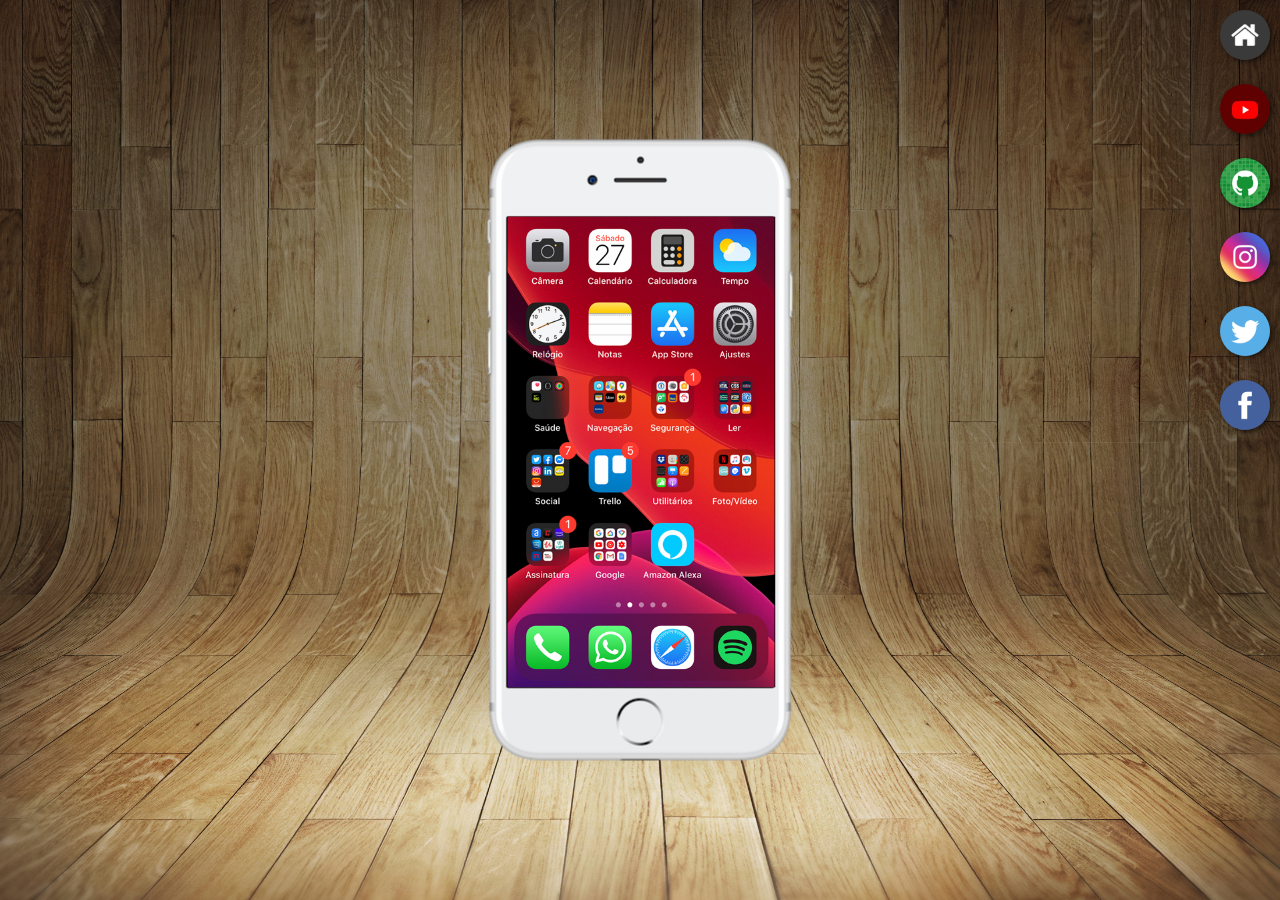
<file: index.html>
<!DOCTYPE html>
<html lang="pt-br">
<head>
    <meta charset="UTF-8">
    <meta name="viewport" content="width=device-width, initial-scale=1.0">
    <link rel="shortcut icon" href="pacote-d013/favicon.ico" type="image/x-icon">
    <link rel="stylesheet" href="estilo/style.css">
    <title>Redes sociais</title>
    
</head>
<body>
    <main>
        <section id="telefone">
            <iframe src="home.html" name="tela" id="tela" frameborder="0">
                Seu navegador não é compatível com isso.
            </iframe>
        </section>
        <section id="redes">
            <a href="home.html" target="tela"><img src="imagens/logo-home.jpg" alt="logo-home"></a> <br>
            <a href="youtube.html" target="tela"><img src="imagens/logo-youtube.jpg" alt="logo-youtube"></a> <br>
            <a href="gitHub.html" target="tela"><img src="imagens/logo-github.jpg" alt="tela-github"></a> <br>
            <a href="instagram.html" target="tela"><img src="imagens/logo-instagram.jpg" alt="logo-instagram"></a> <br>
            <a href="twitter.html" target="tela"><img src="imagens/logo-twitter.jpg" alt="logo-twitter"></a> <br>
            <a href="facebook.html" target="tela"><img src="imagens/logo-facebook.jpg" alt="logo-facebook"></a>
        </section>
    </main>
</body>
</html>
</file>
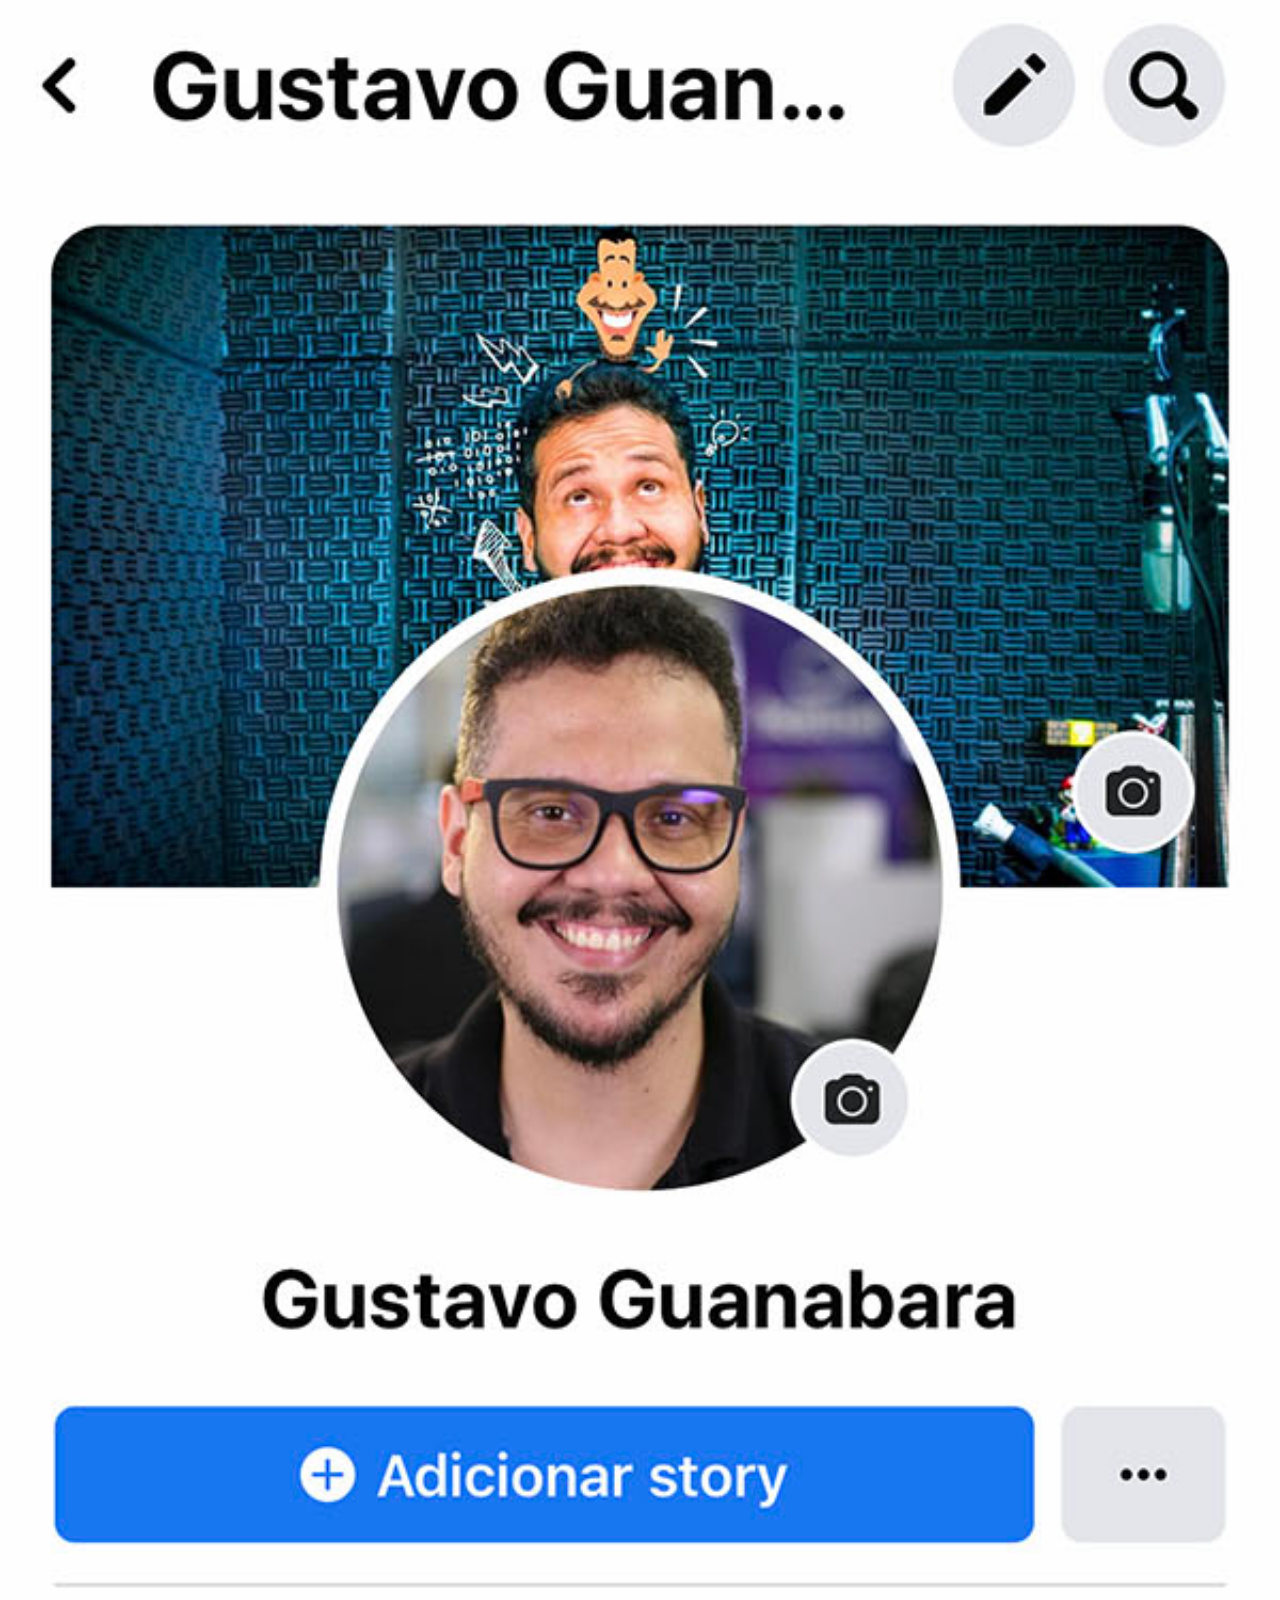
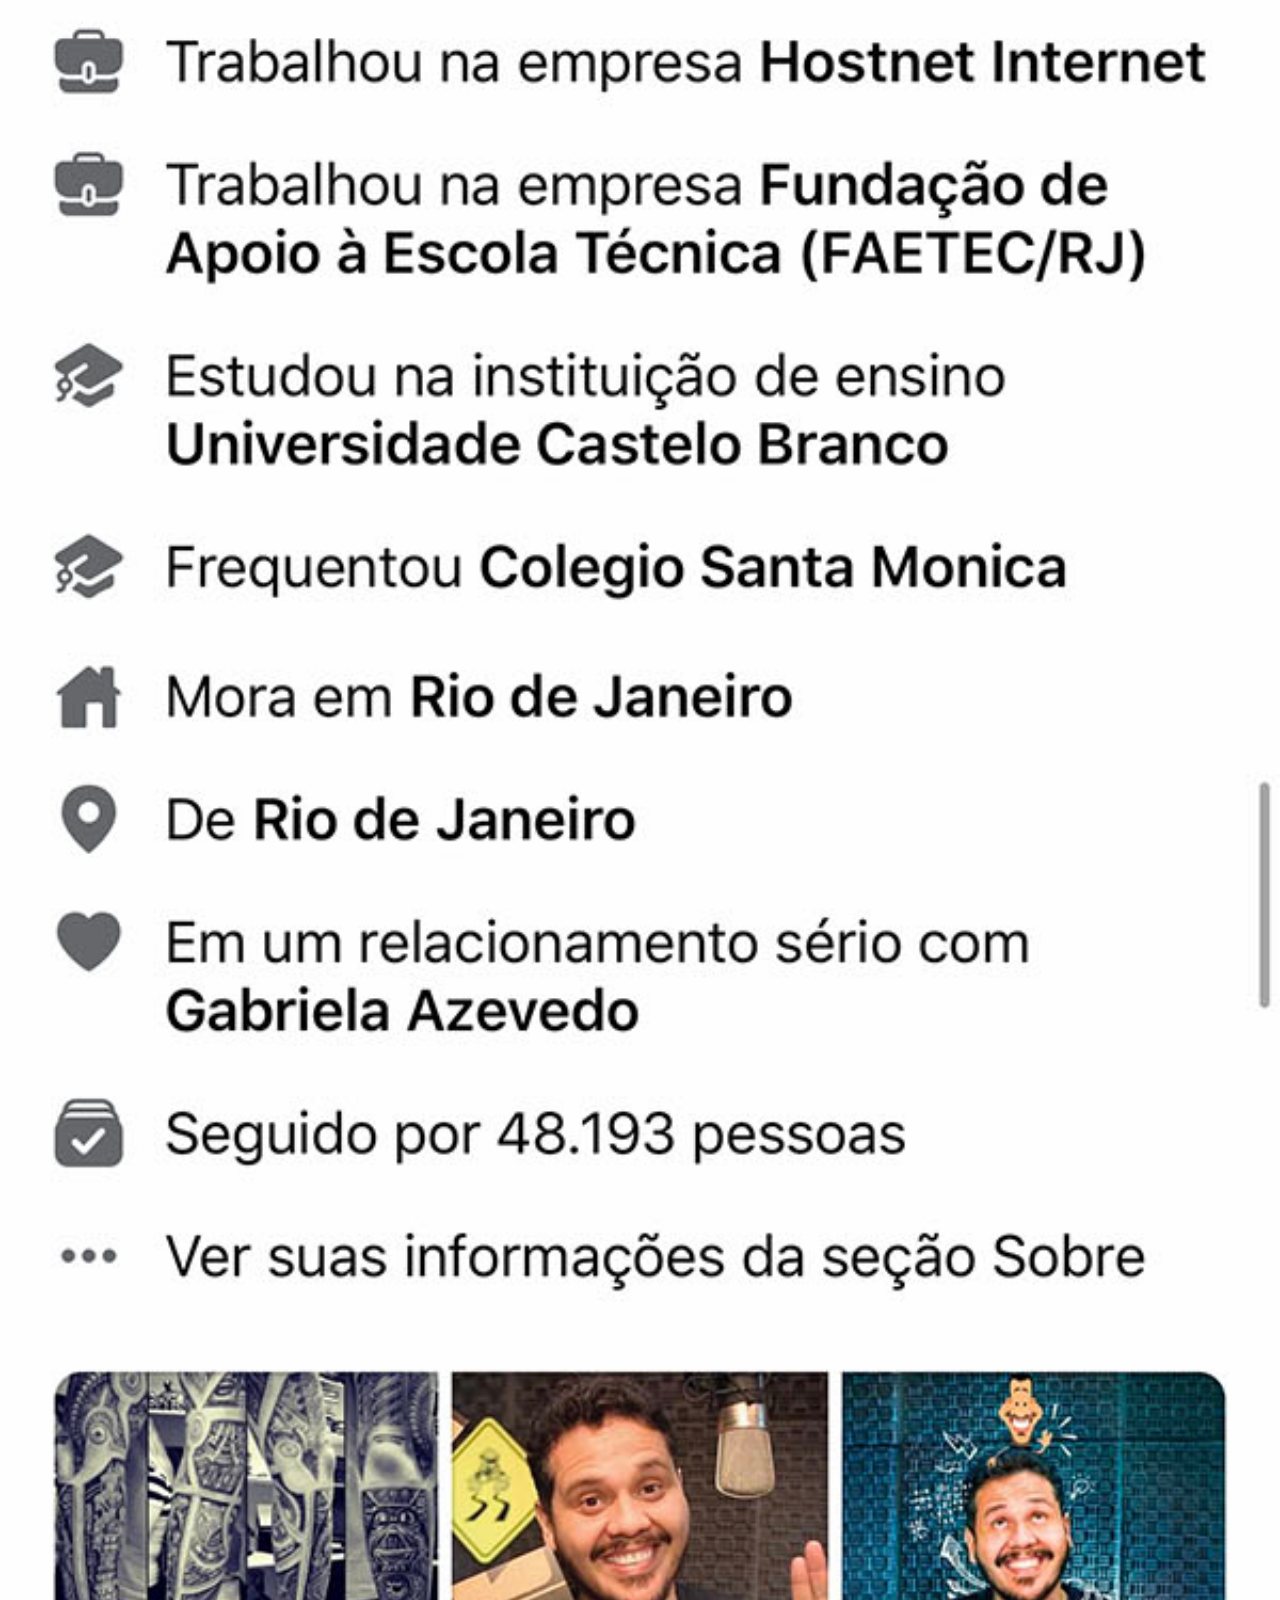
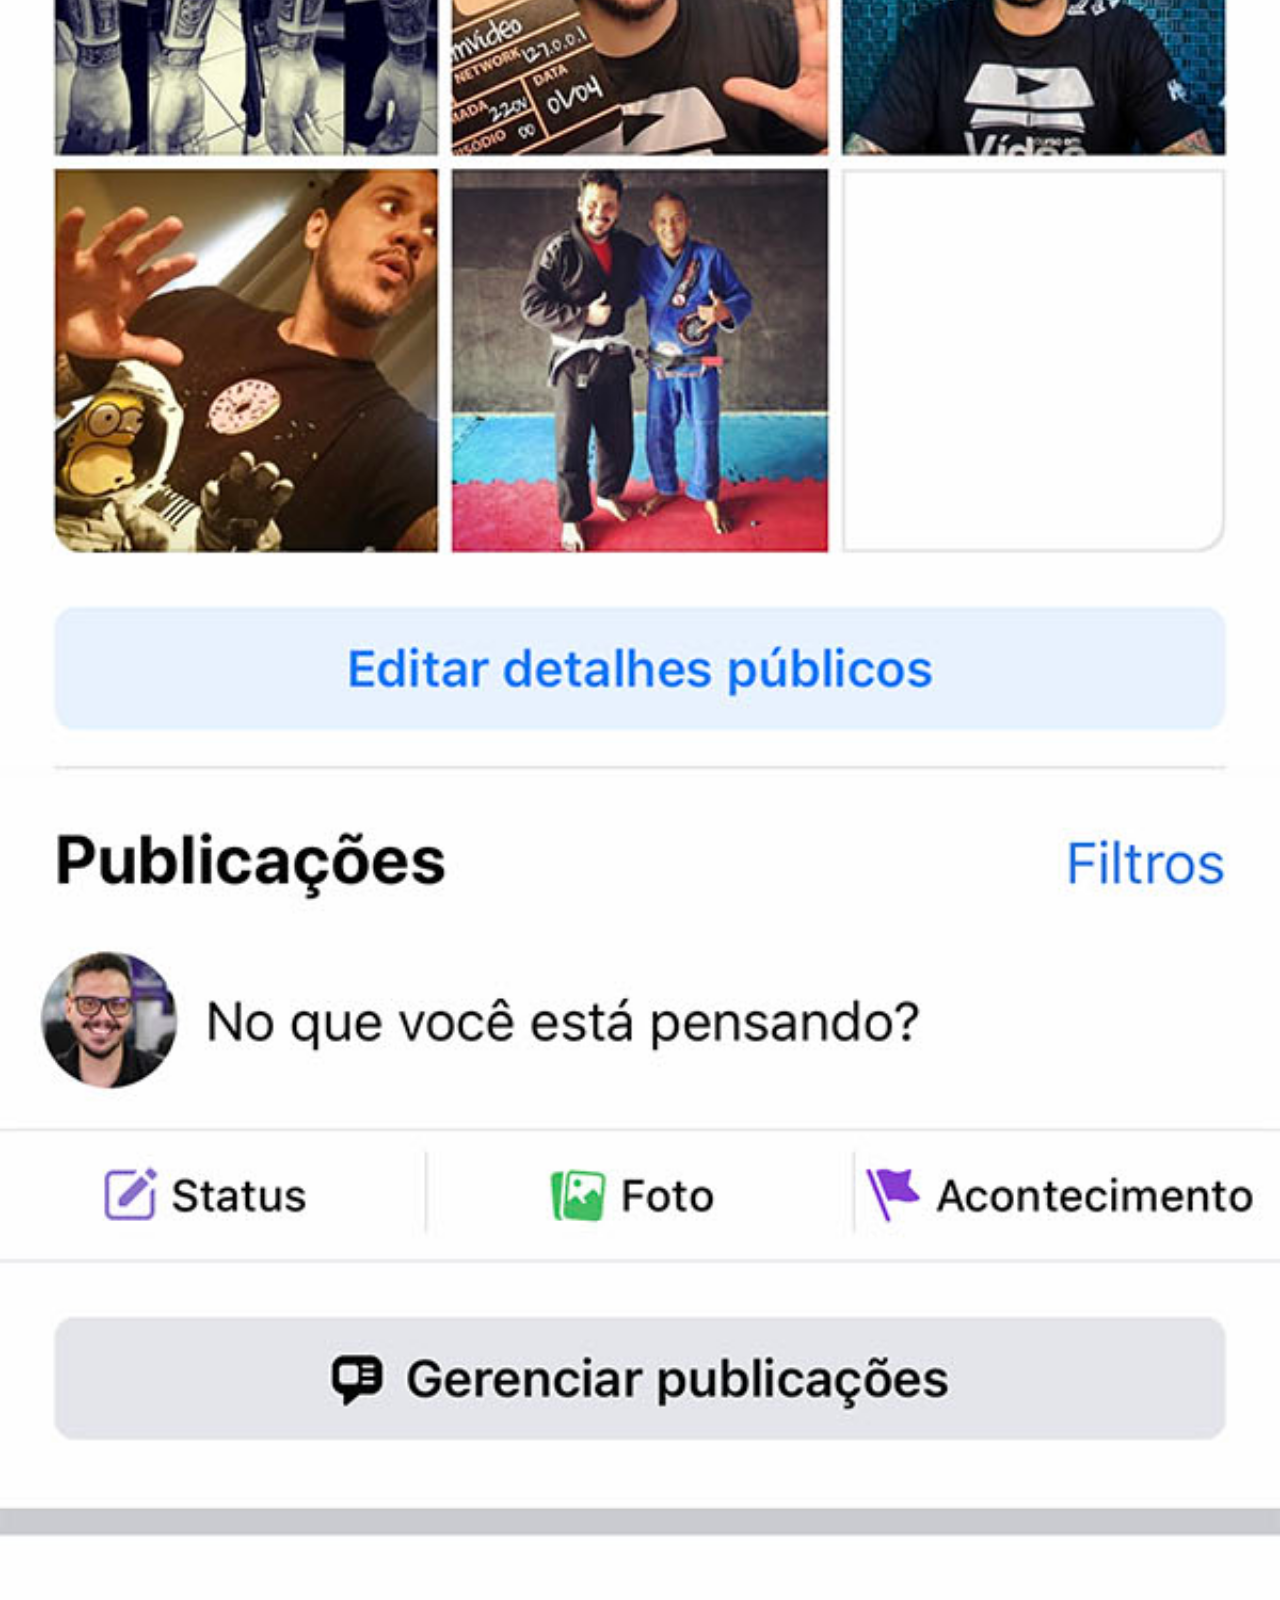
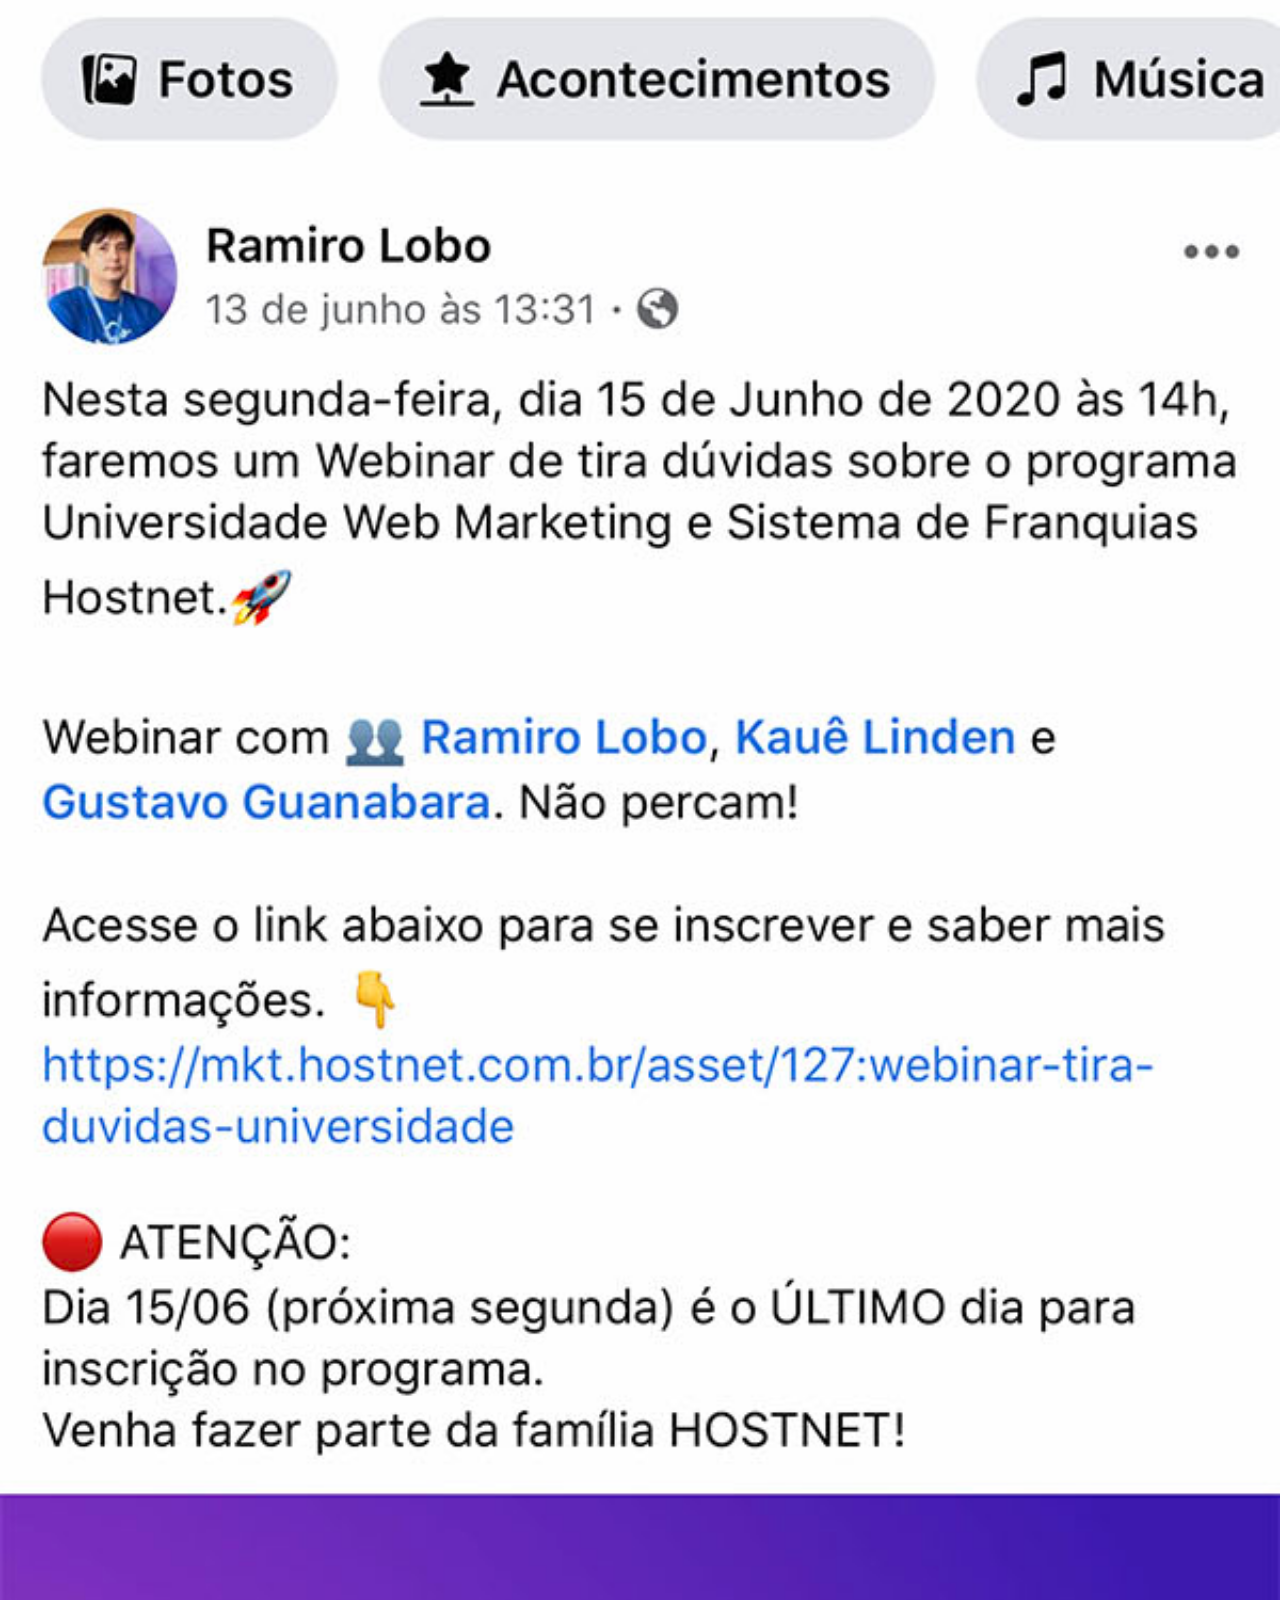
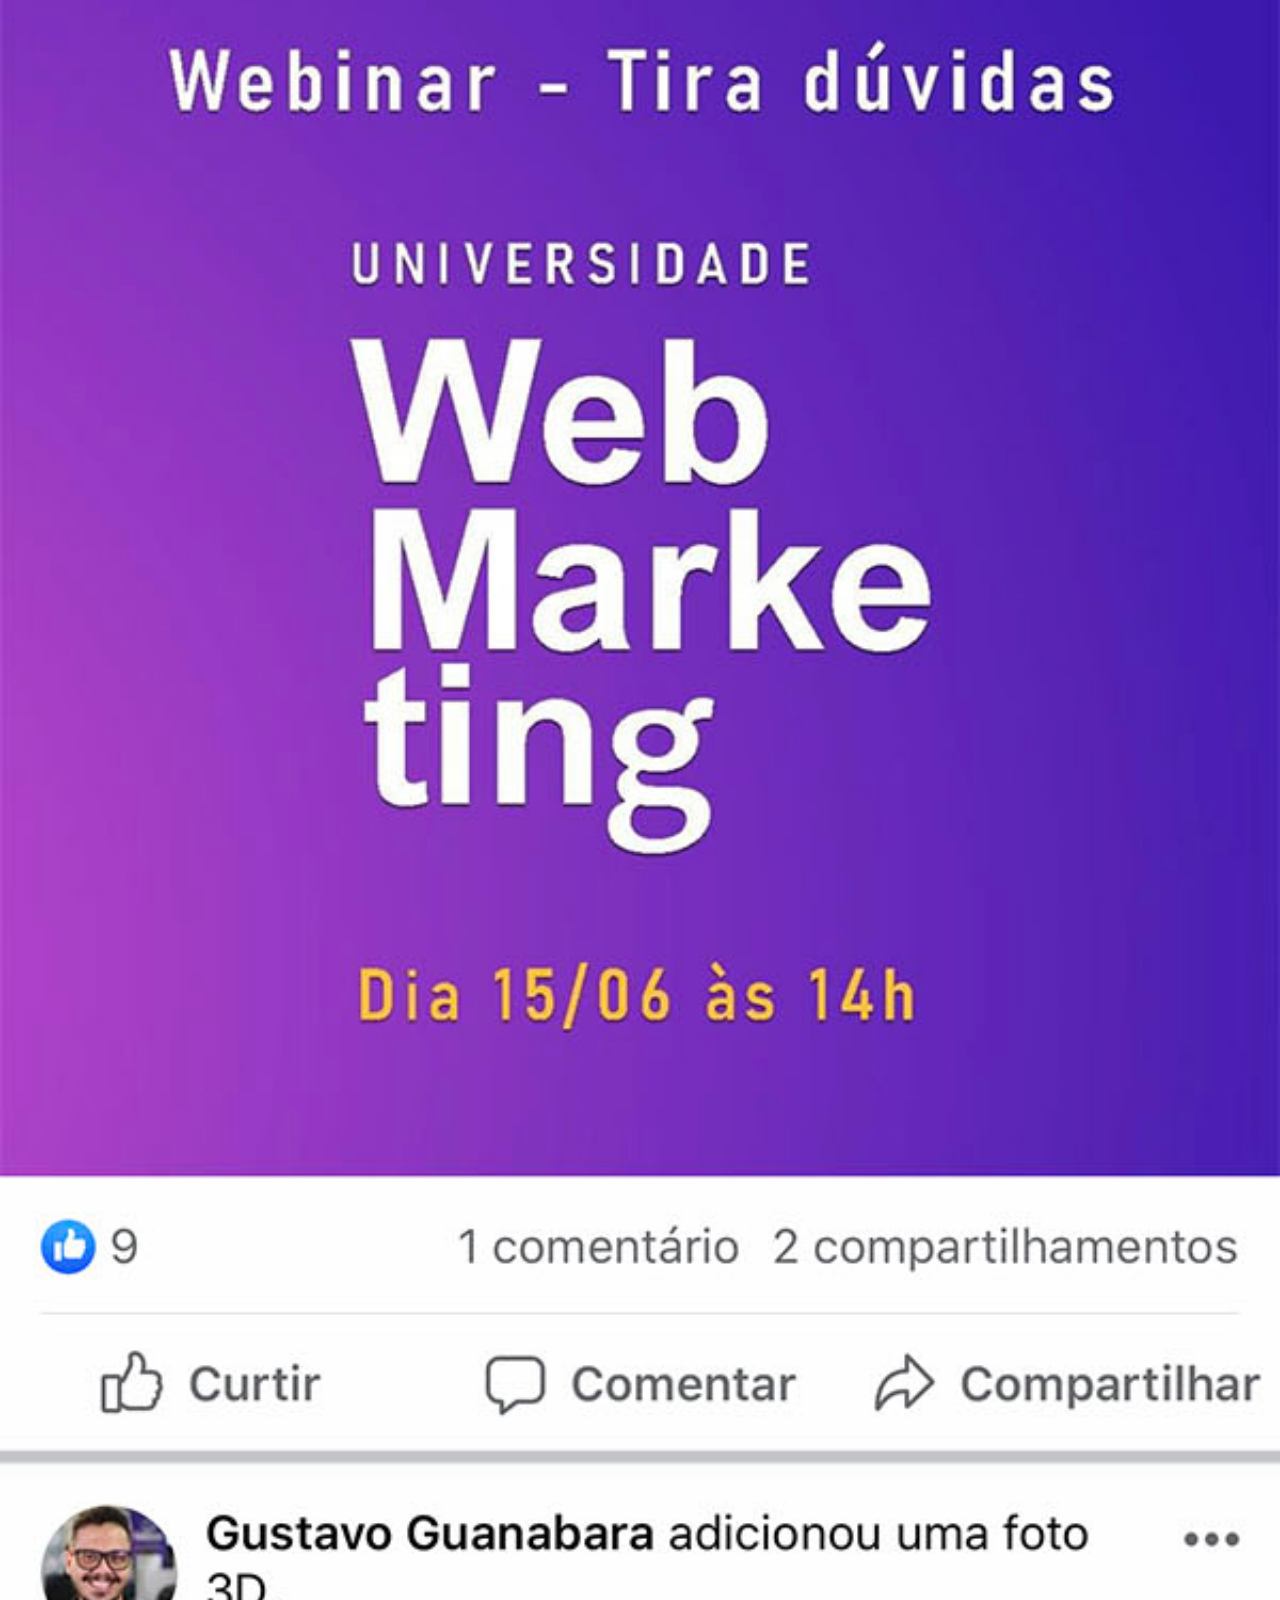
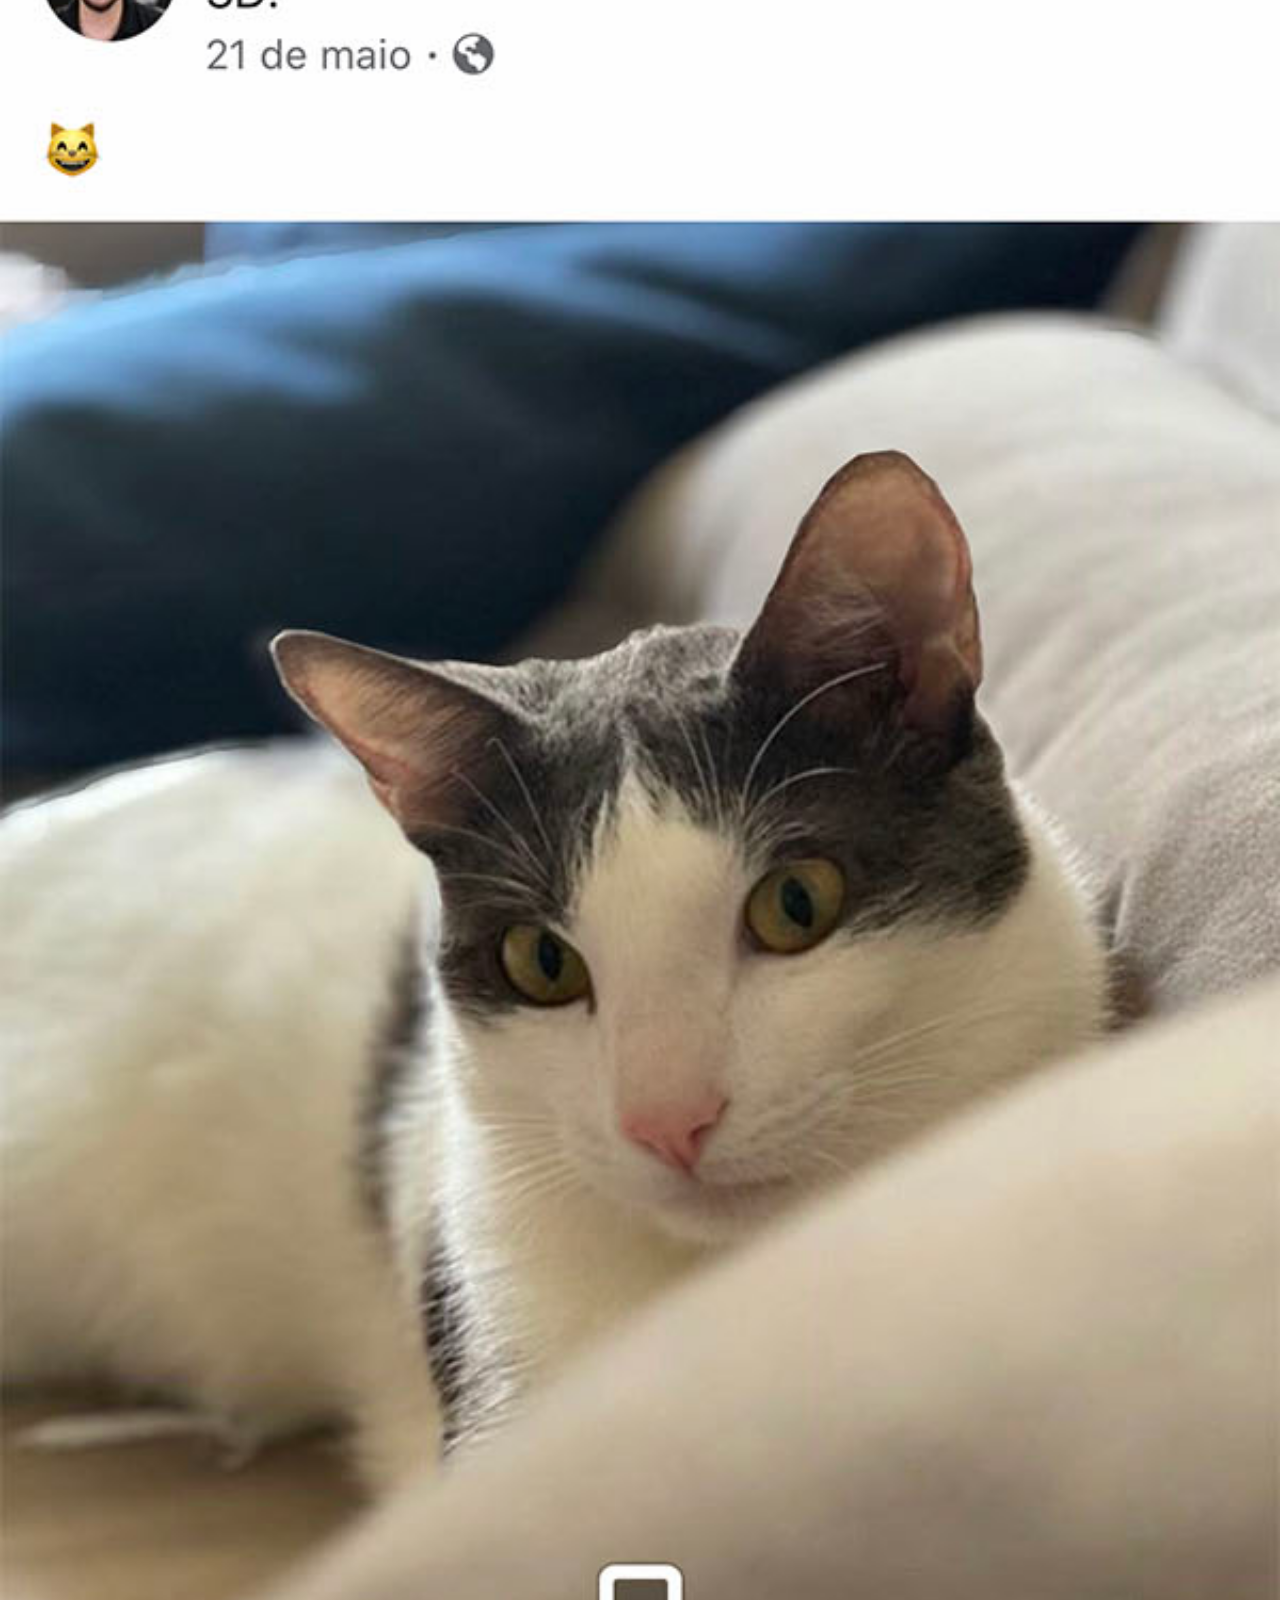
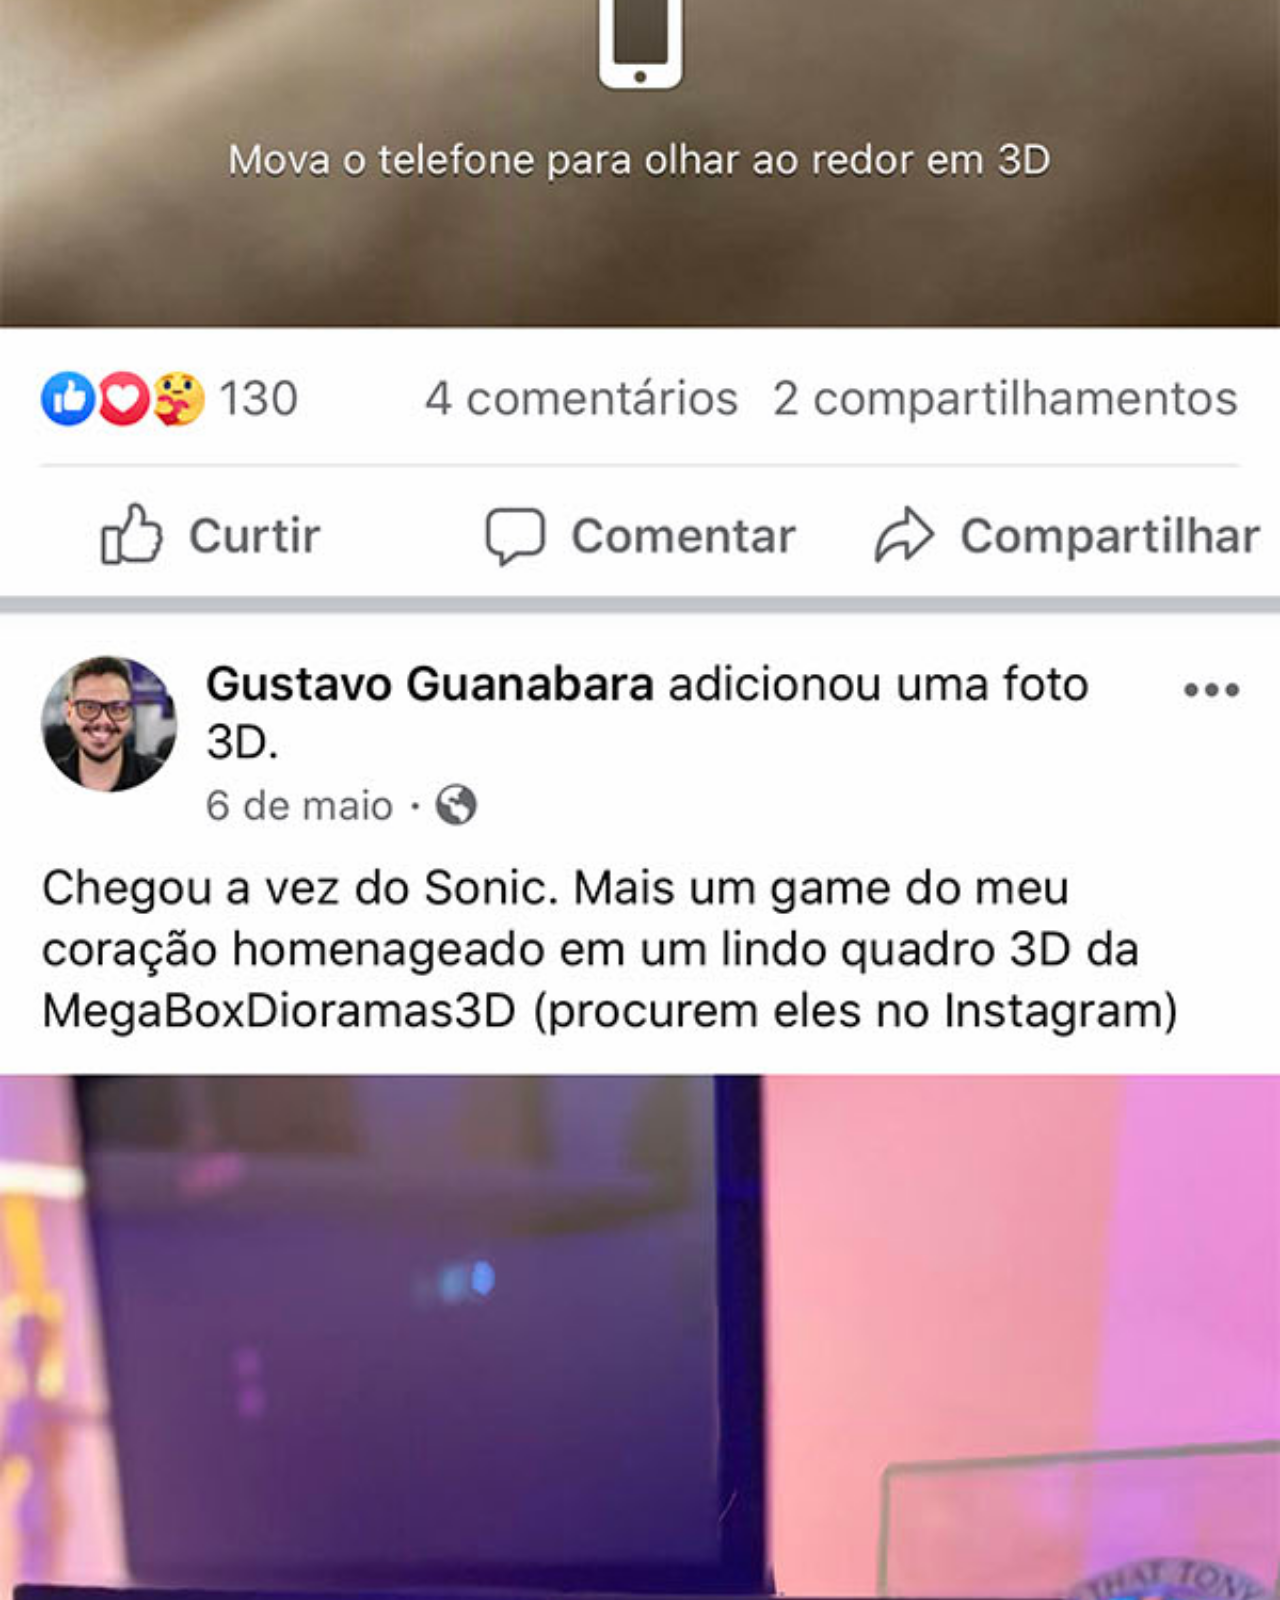
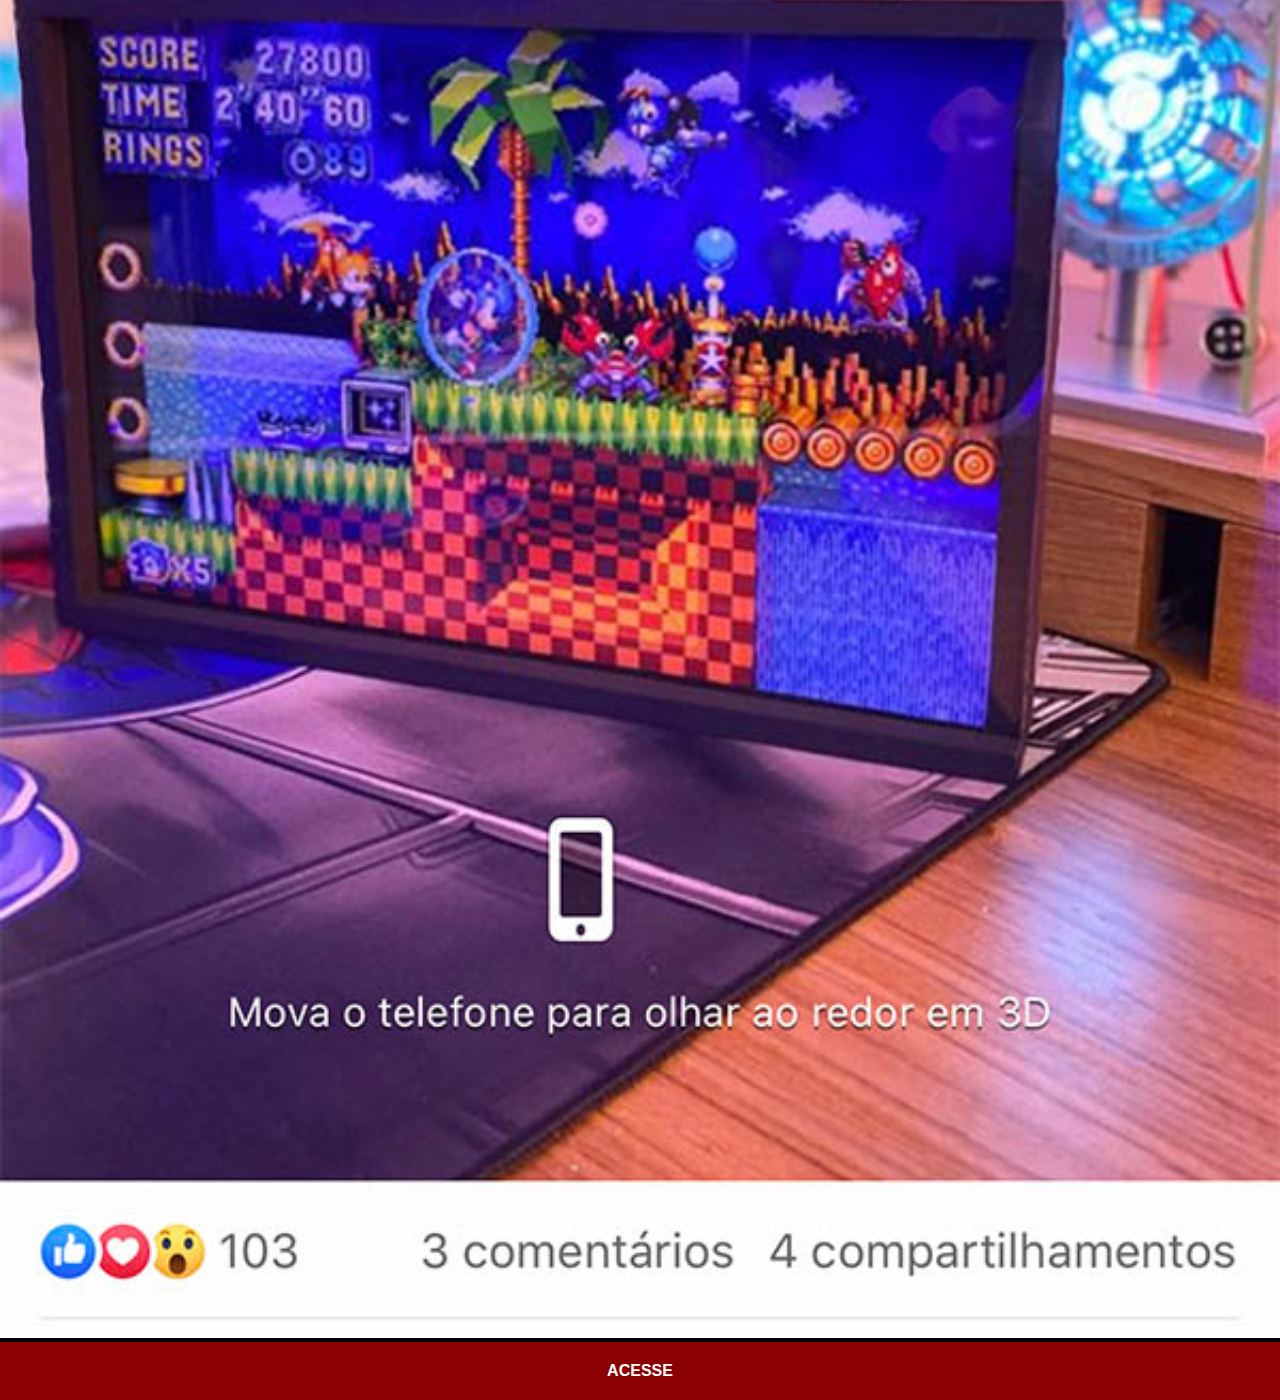
<file: facebook.html>
<!DOCTYPE html>
<html lang="pt-br">
<head>
    <meta charset="UTF-8">
    <meta name="viewport" content="width=device-width, initial-scale=1.0">
    <title>facebook</title>
    <style>
    * {
        margin: 0px;
        padding: 0px;
        font-family: Arial, Helvetica, sans-serif;
        background-color: black;
    }

    ::-webkit-scrollbar {
        width: 0px;
        height: 0px;
    }

    img {
        width: 100vw;
        padding-bottom: 0px;
    }

    a {
        display: block;
        background-color: darkred;
        color: white;
        padding: 20px;
        text-align: center;
        font-weight: bold;
        text-decoration: none;
    }

    a:hover {
        background-color: rgb(49, 16, 16);
    }
</style>
</head>
<body>
    <img src="imagens/tela-facebook.jpg" alt="tela-facebook">
    <a href="https://www.facebook.com/gustavoguanabara/" target="_blank">ACESSE</a>
</body>
</html>
</file>
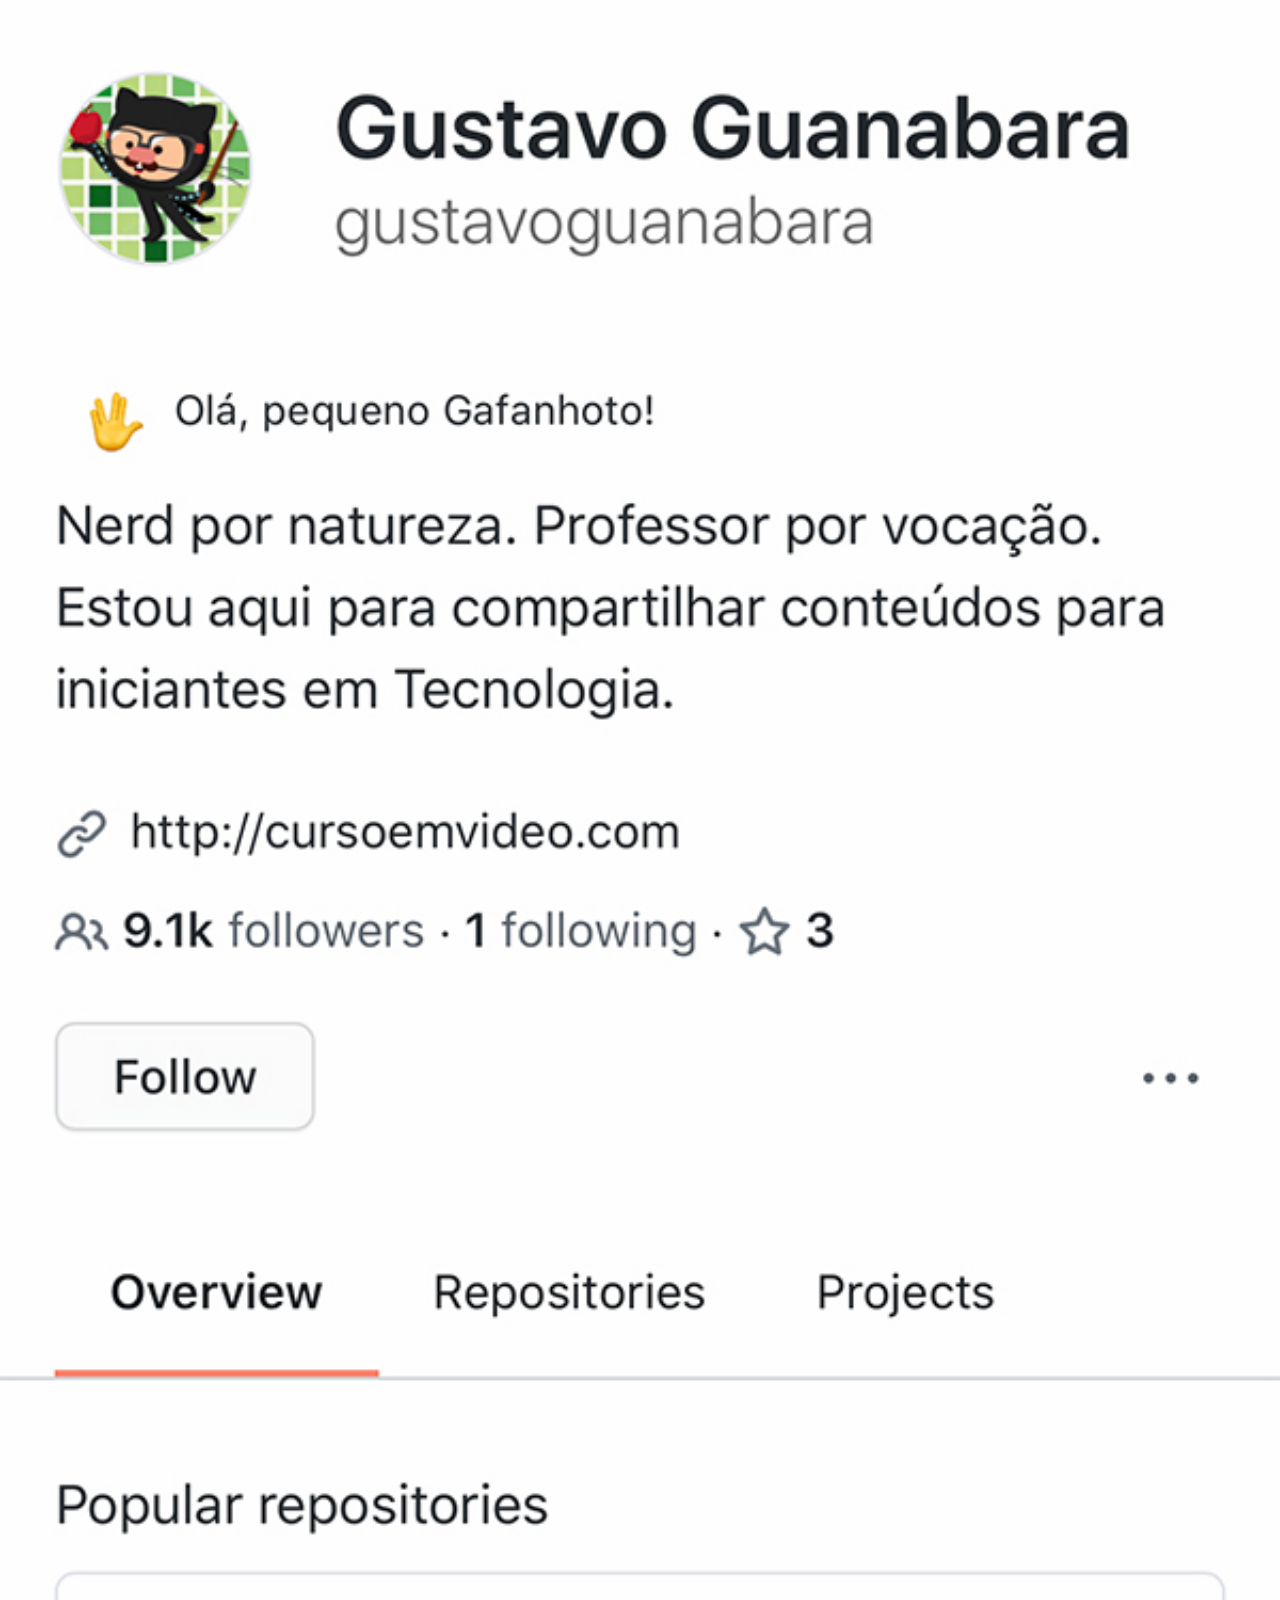
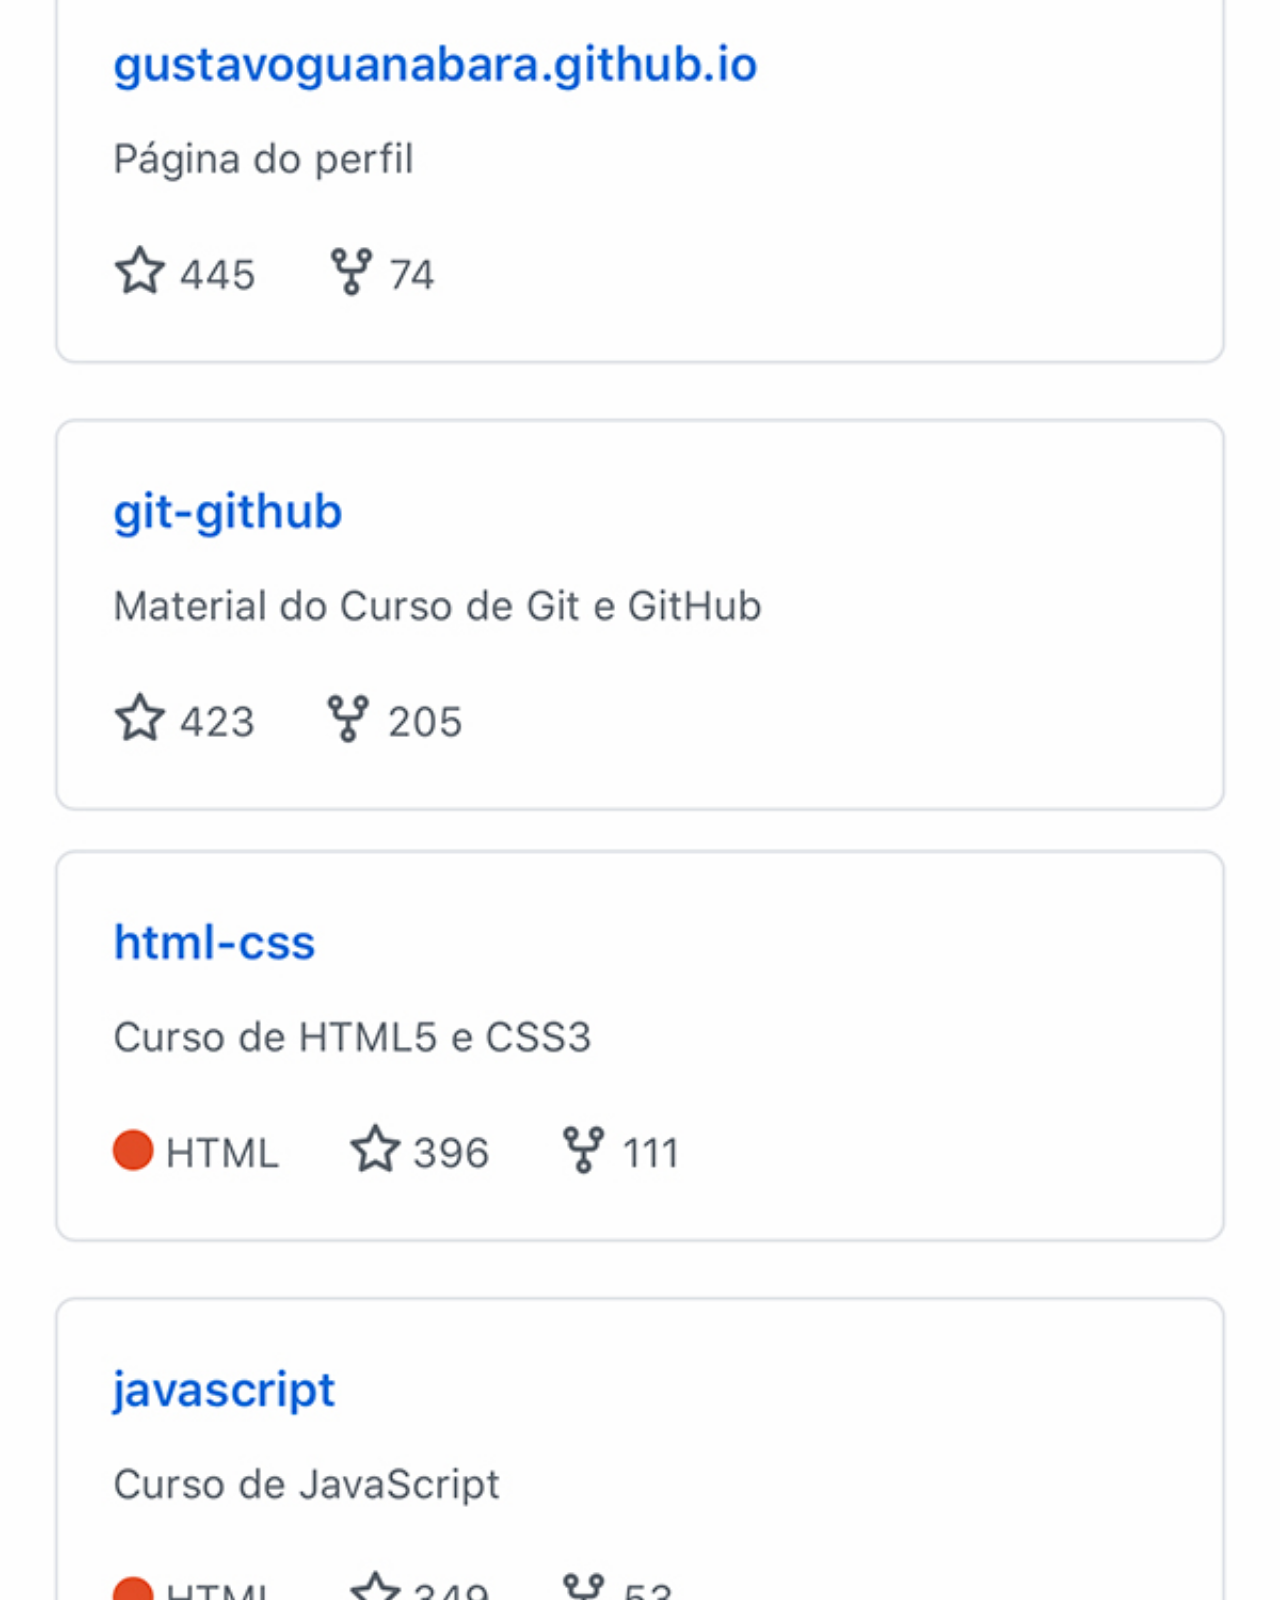
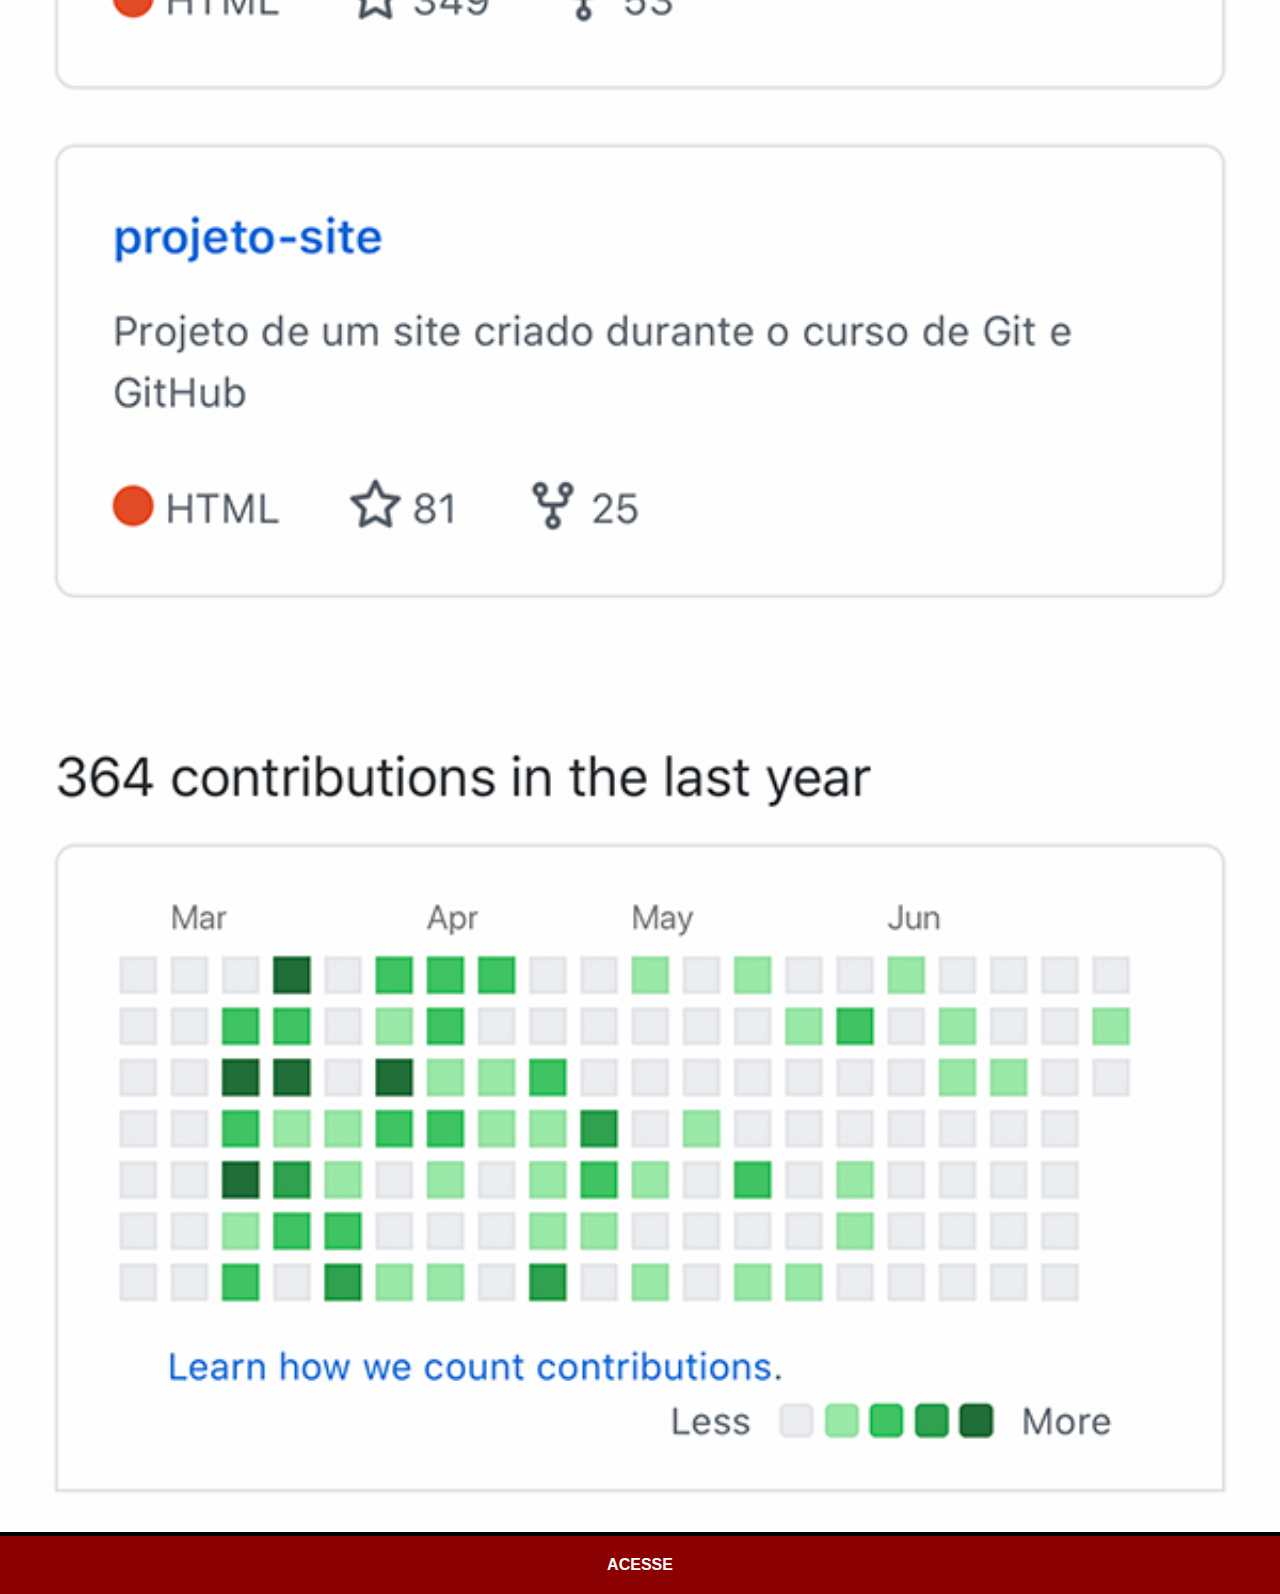
<file: gitHub.html>
<!DOCTYPE html>
<html lang="pt-br">
<head>
    <meta charset="UTF-8">
    <meta name="viewport" content="width=device-width, initial-scale=1.0">
    <title>github</title>
    <style>
    * {
        margin: 0px;
        padding: 0px;
        font-family: Arial, Helvetica, sans-serif;
        background-color: black;
    }

    ::-webkit-scrollbar {
        width: 0px;
        height: 0px;
    }

    img {
        width: 100vw;
        padding-bottom: 0px;
    }

    a {
        display: block;
        background-color: darkred;
        color: white;
        padding: 20px;
        text-align: center;
        font-weight: bold;
        text-decoration: none;
    }

    a:hover {
        background-color: rgb(49, 16, 16);
    }
</style>
</head>
<body>
    <img src="imagens/tela-github.jpg" alt="tela-github">
    <a href="https://gitHub.com/gustavoguanabara/" target="_blank">ACESSE</a>
</body>
</html>
</file>
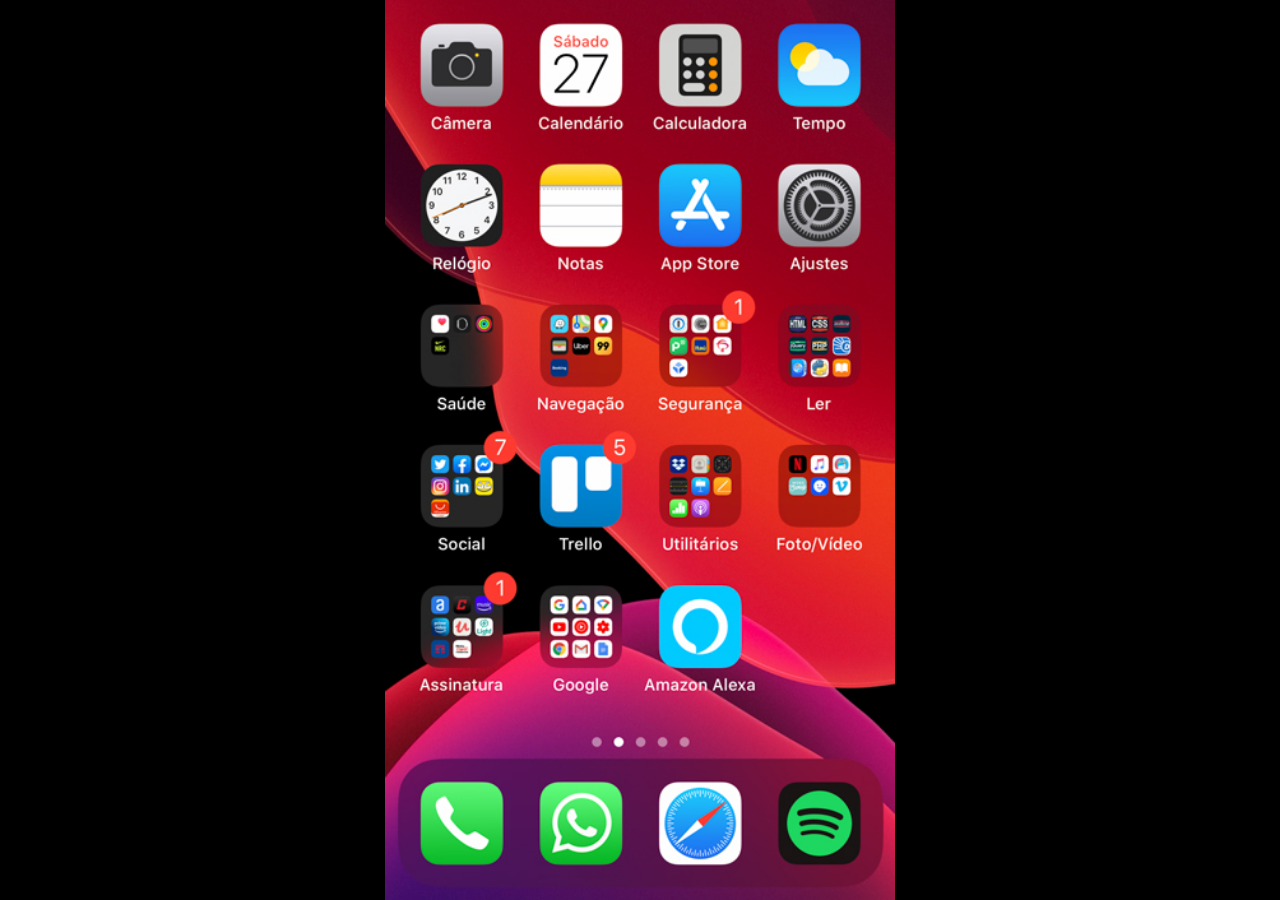
<file: home.html>
<!DOCTYPE html>
<html lang="pt-br">
<head>
    <meta charset="UTF-8">
    <meta name="viewport" content="width=device-width, initial-scale=1.0">
    <title>Home</title>
</head>
<style>
    * {
        margin: 0px;
        padding: 0px;
    }

    body {
        width: 100vw;
        height: 100vh;
        background: black url(imagens/tela-home.jpg) no-repeat center center;
        background-size: contain;
    }
</style>
<body>
    
</body>
</html>
</file>
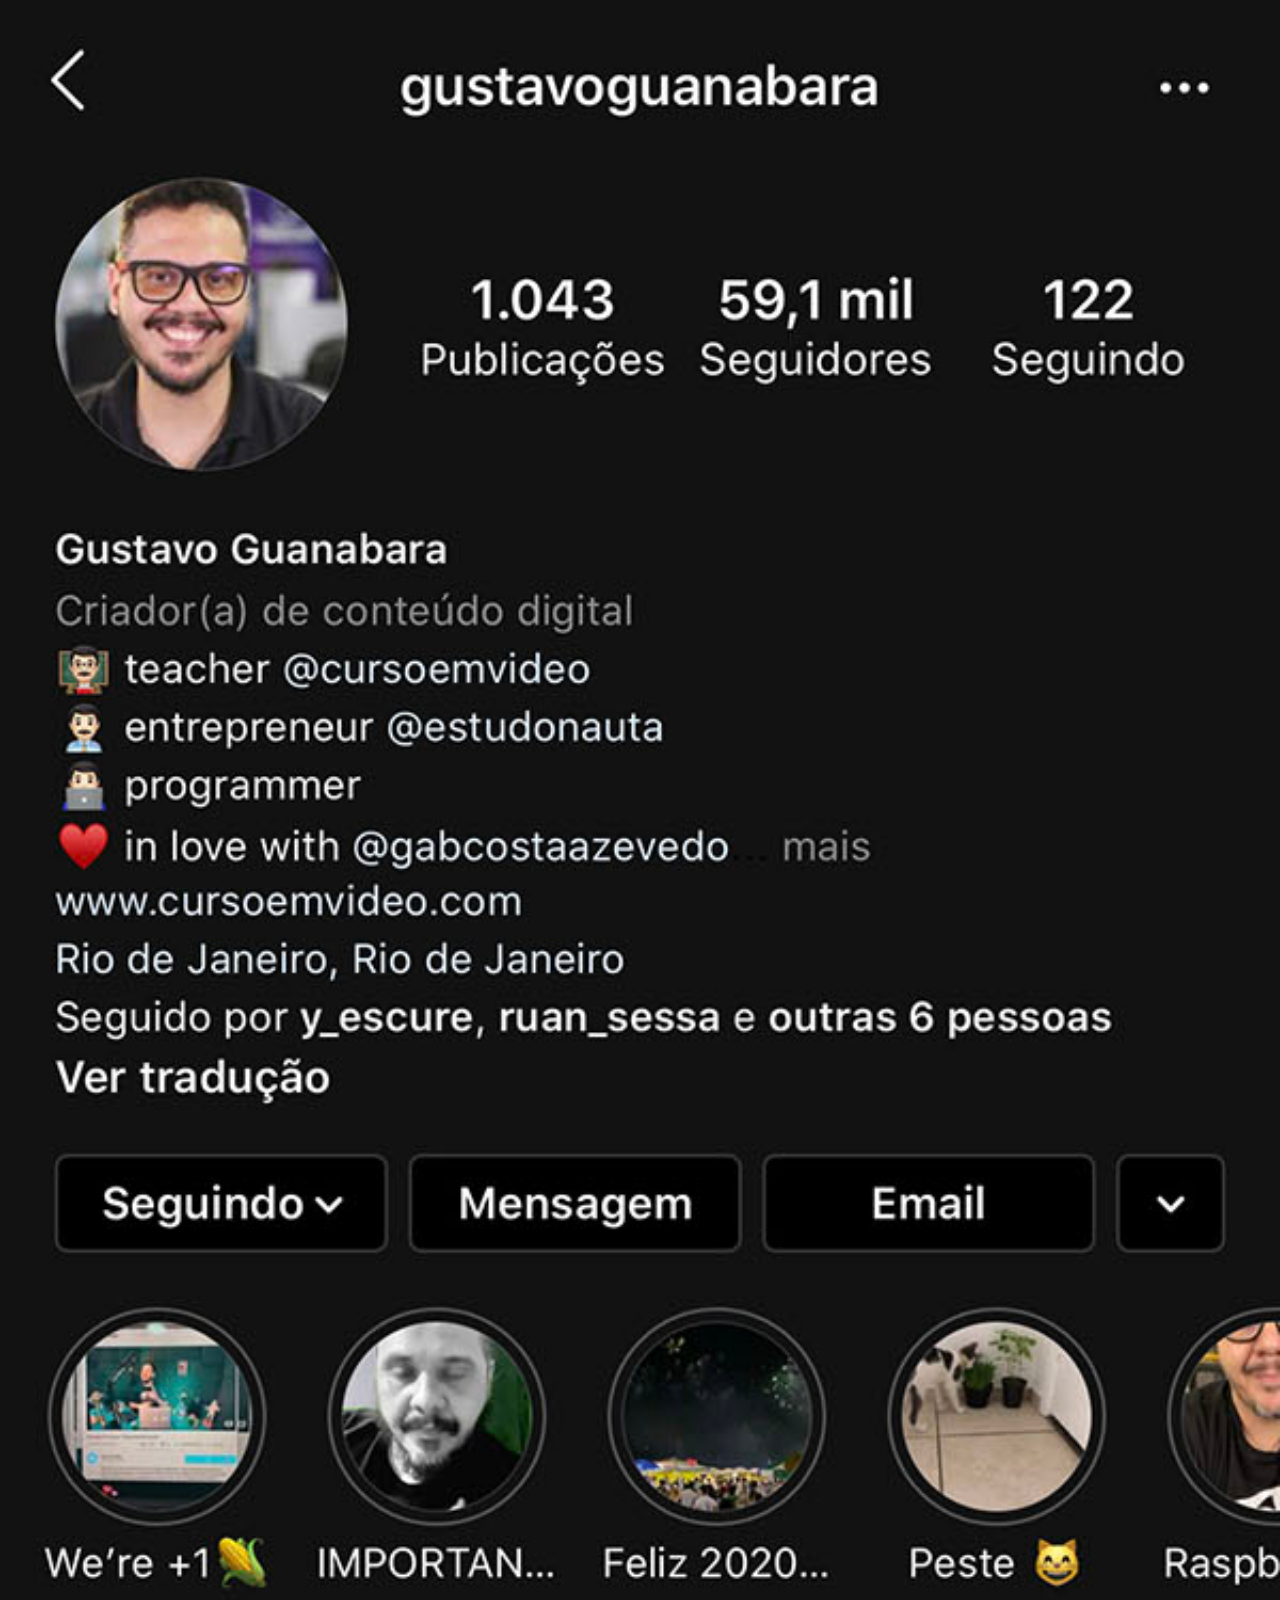
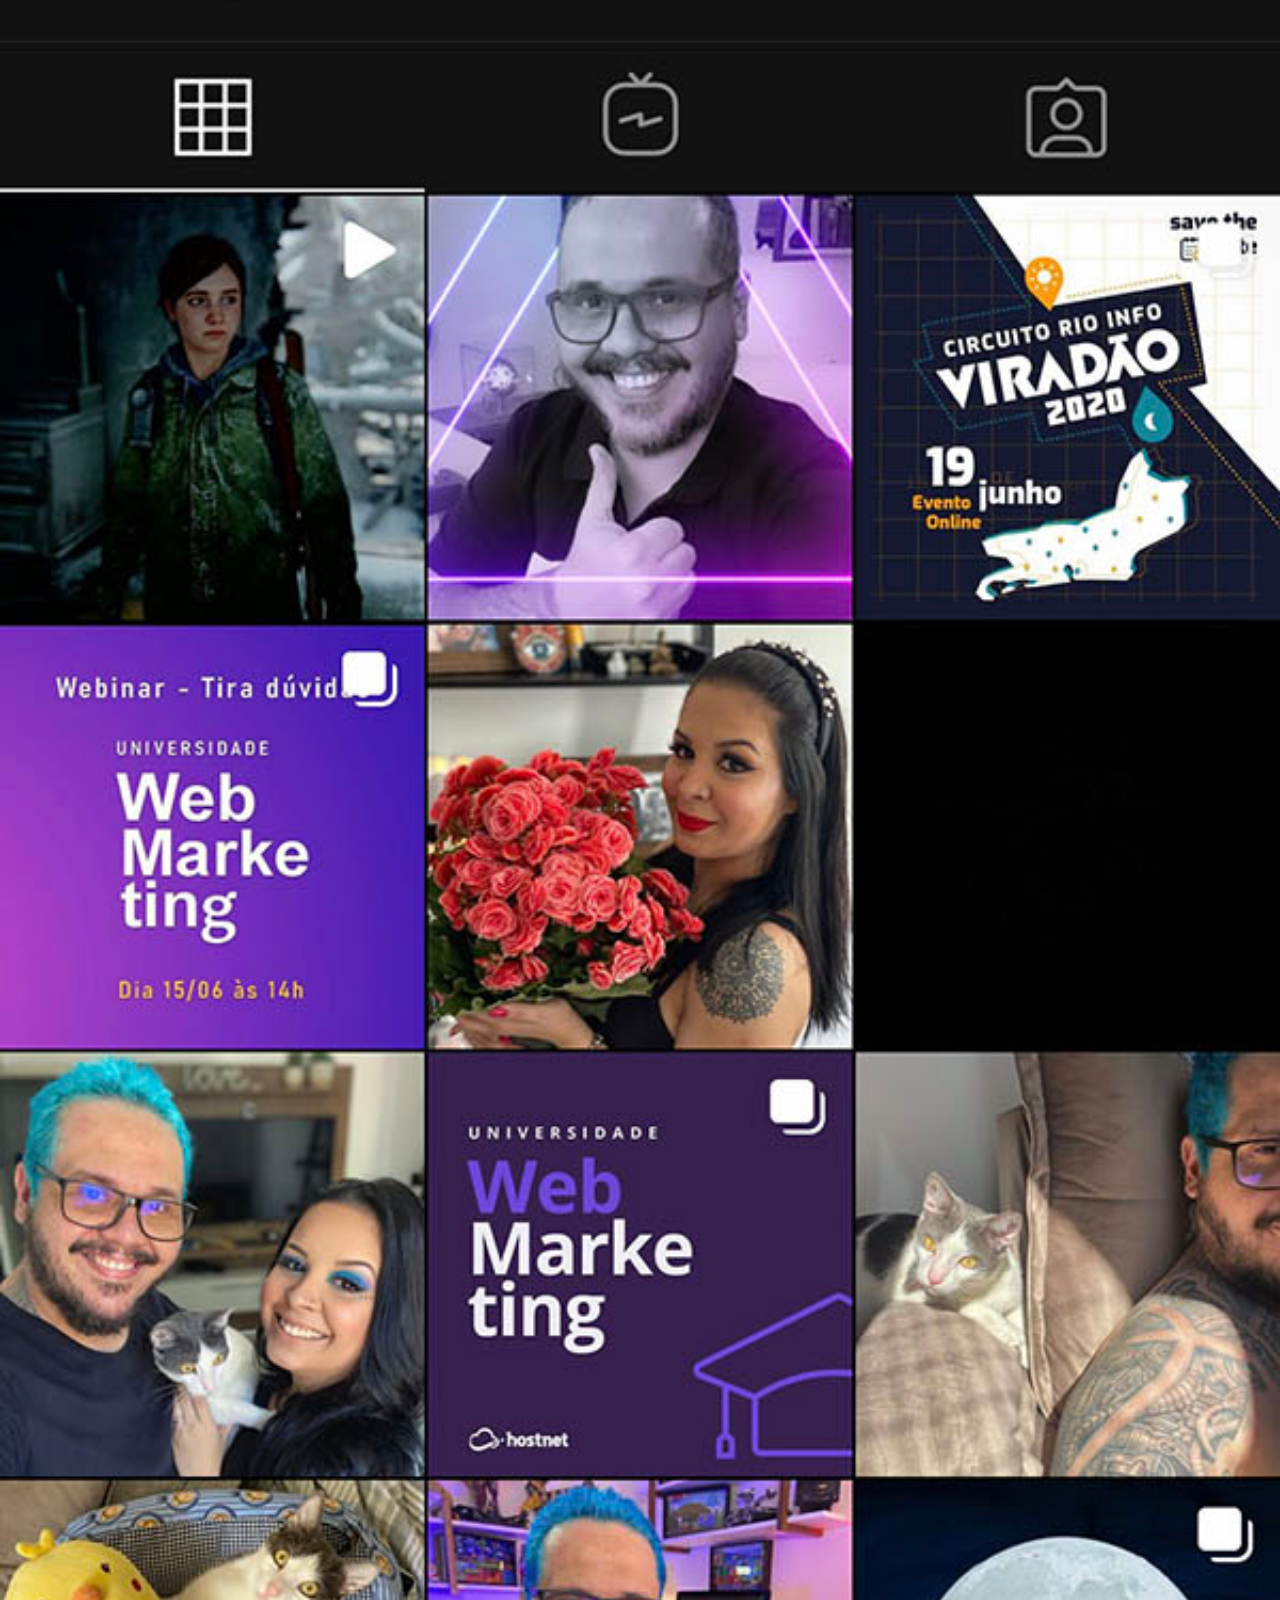
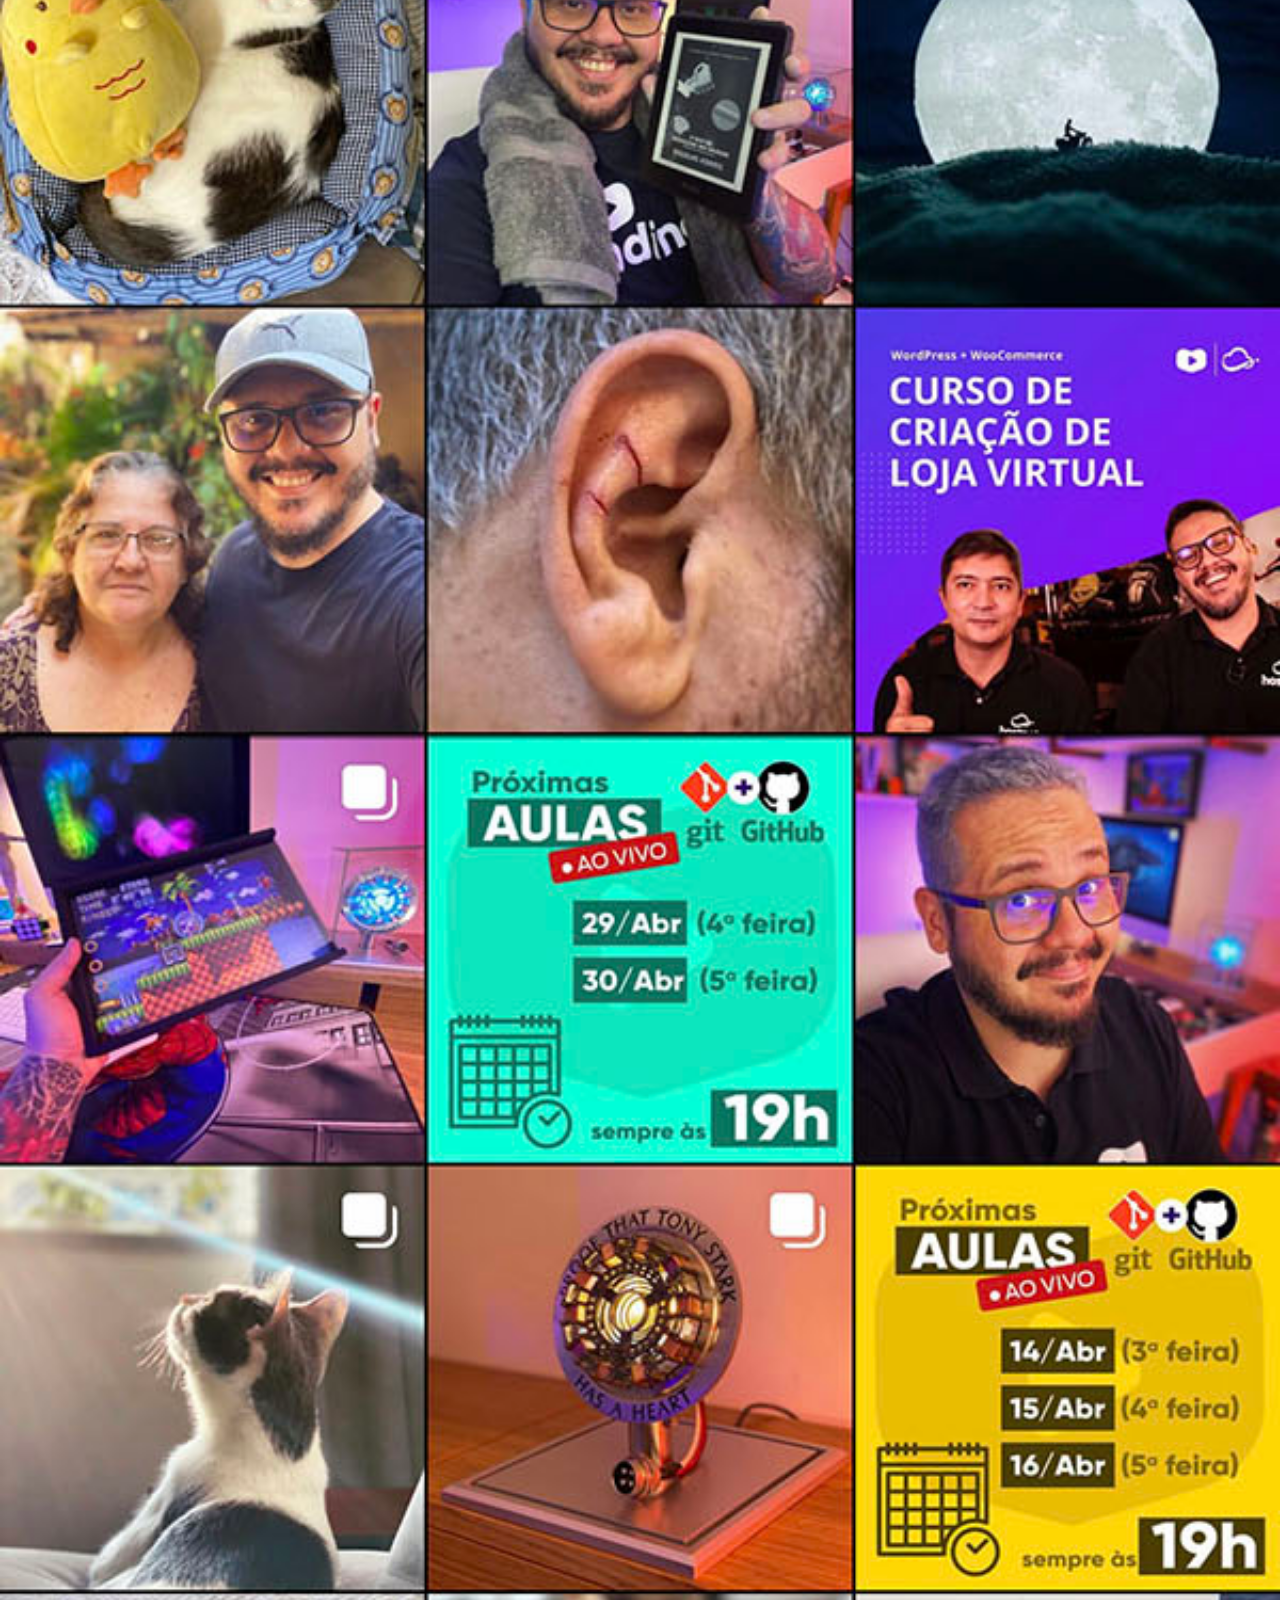
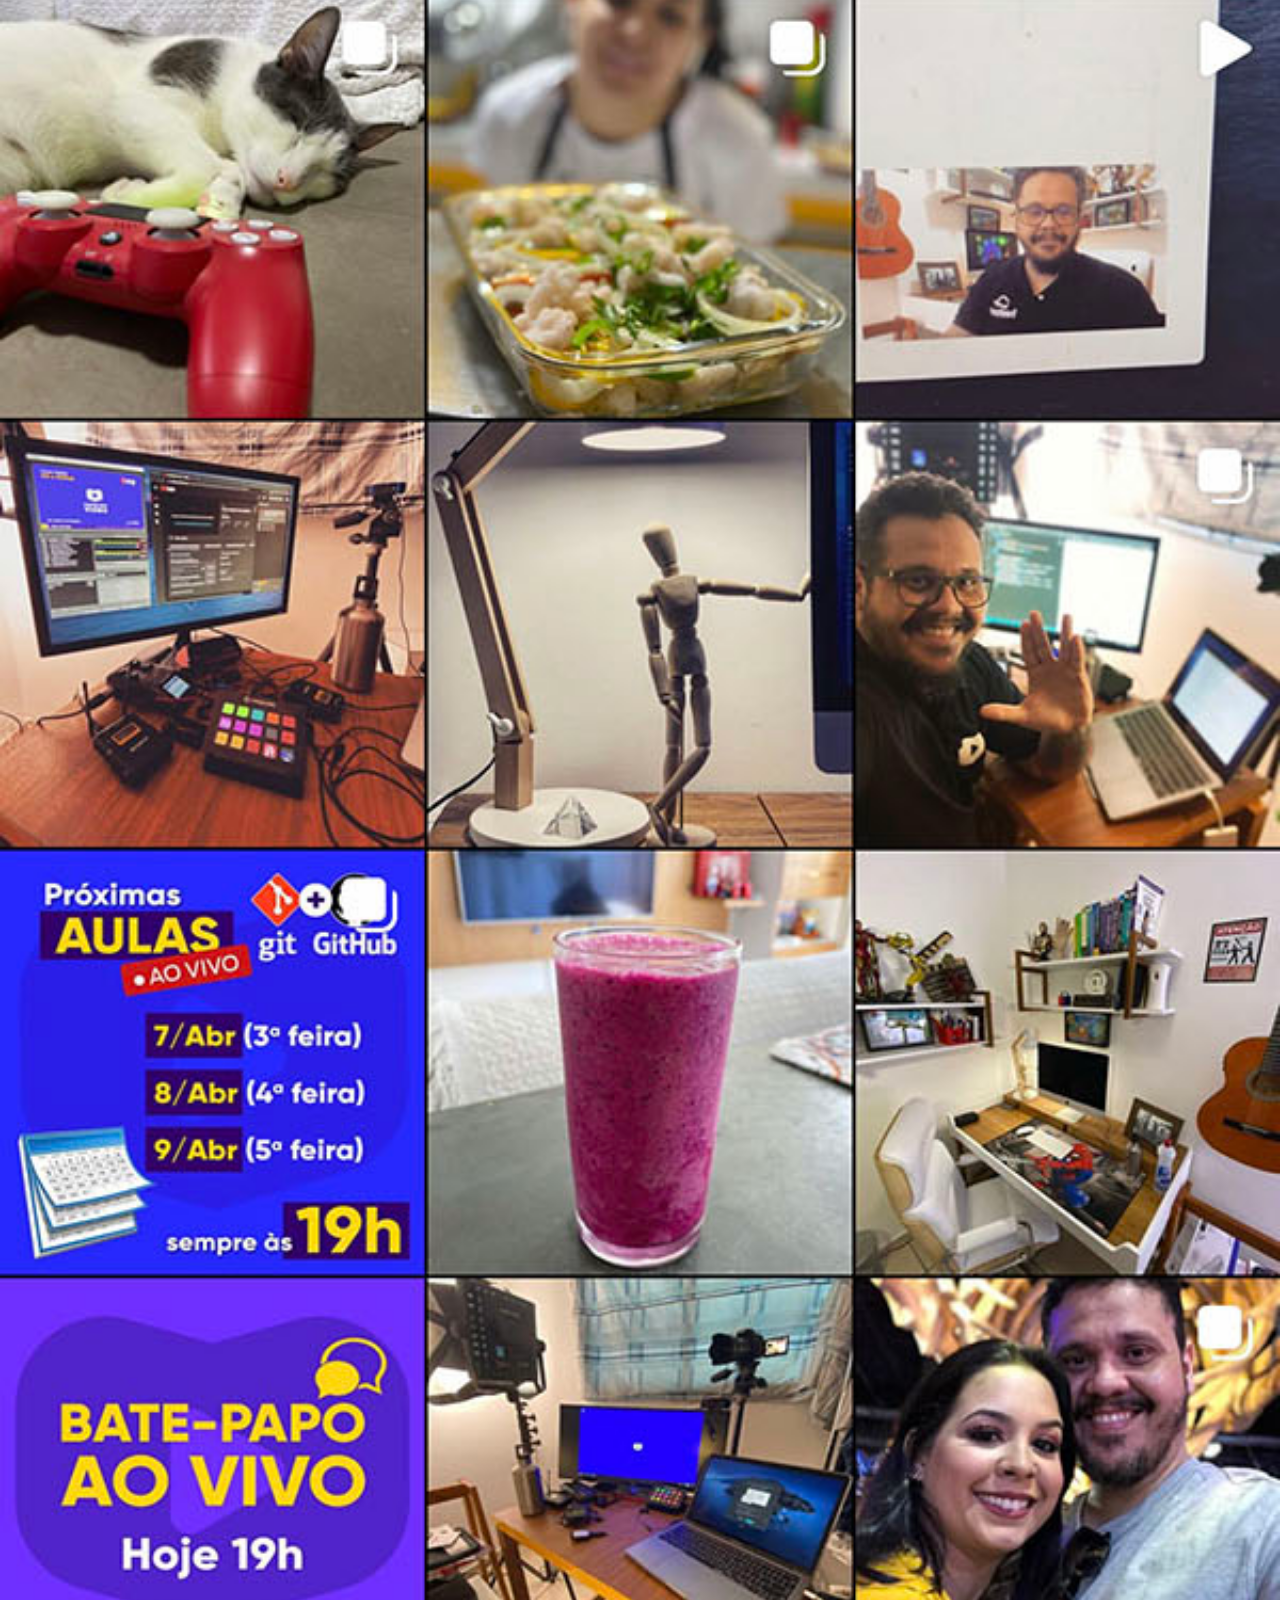
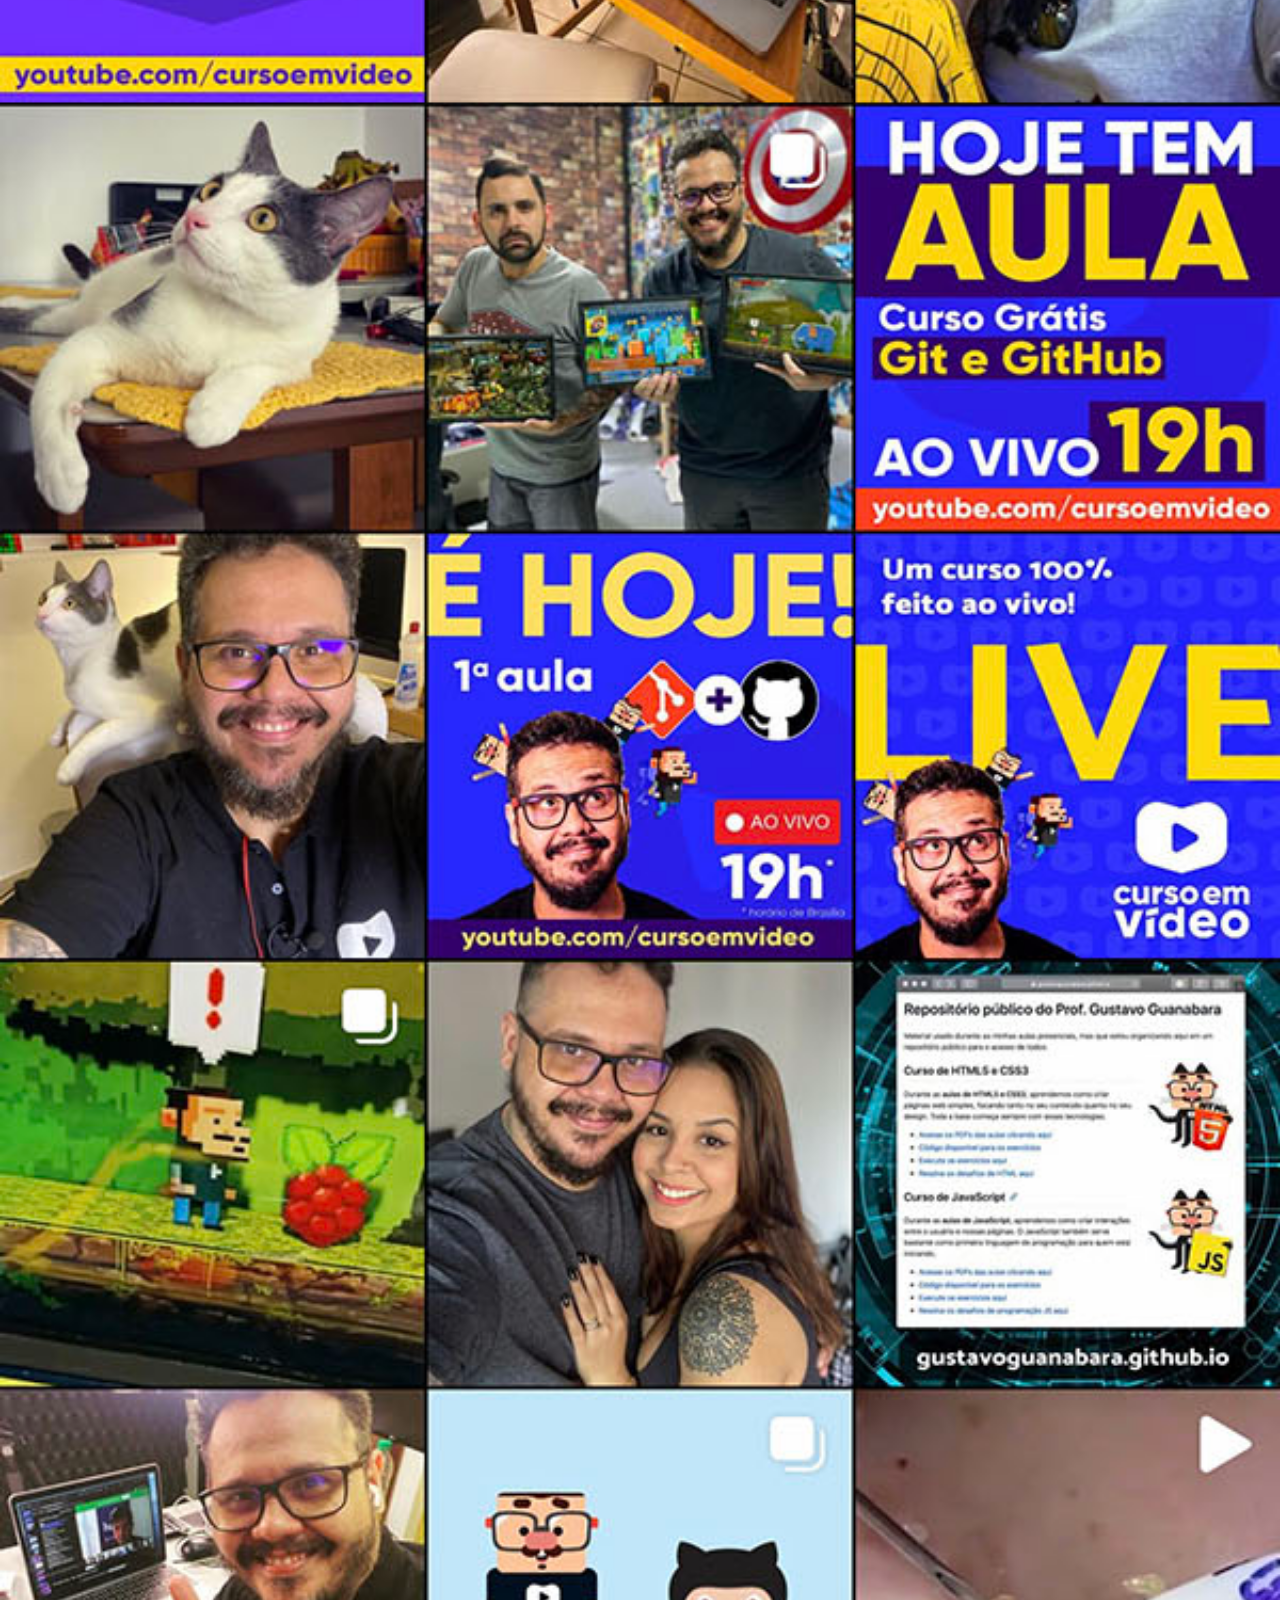
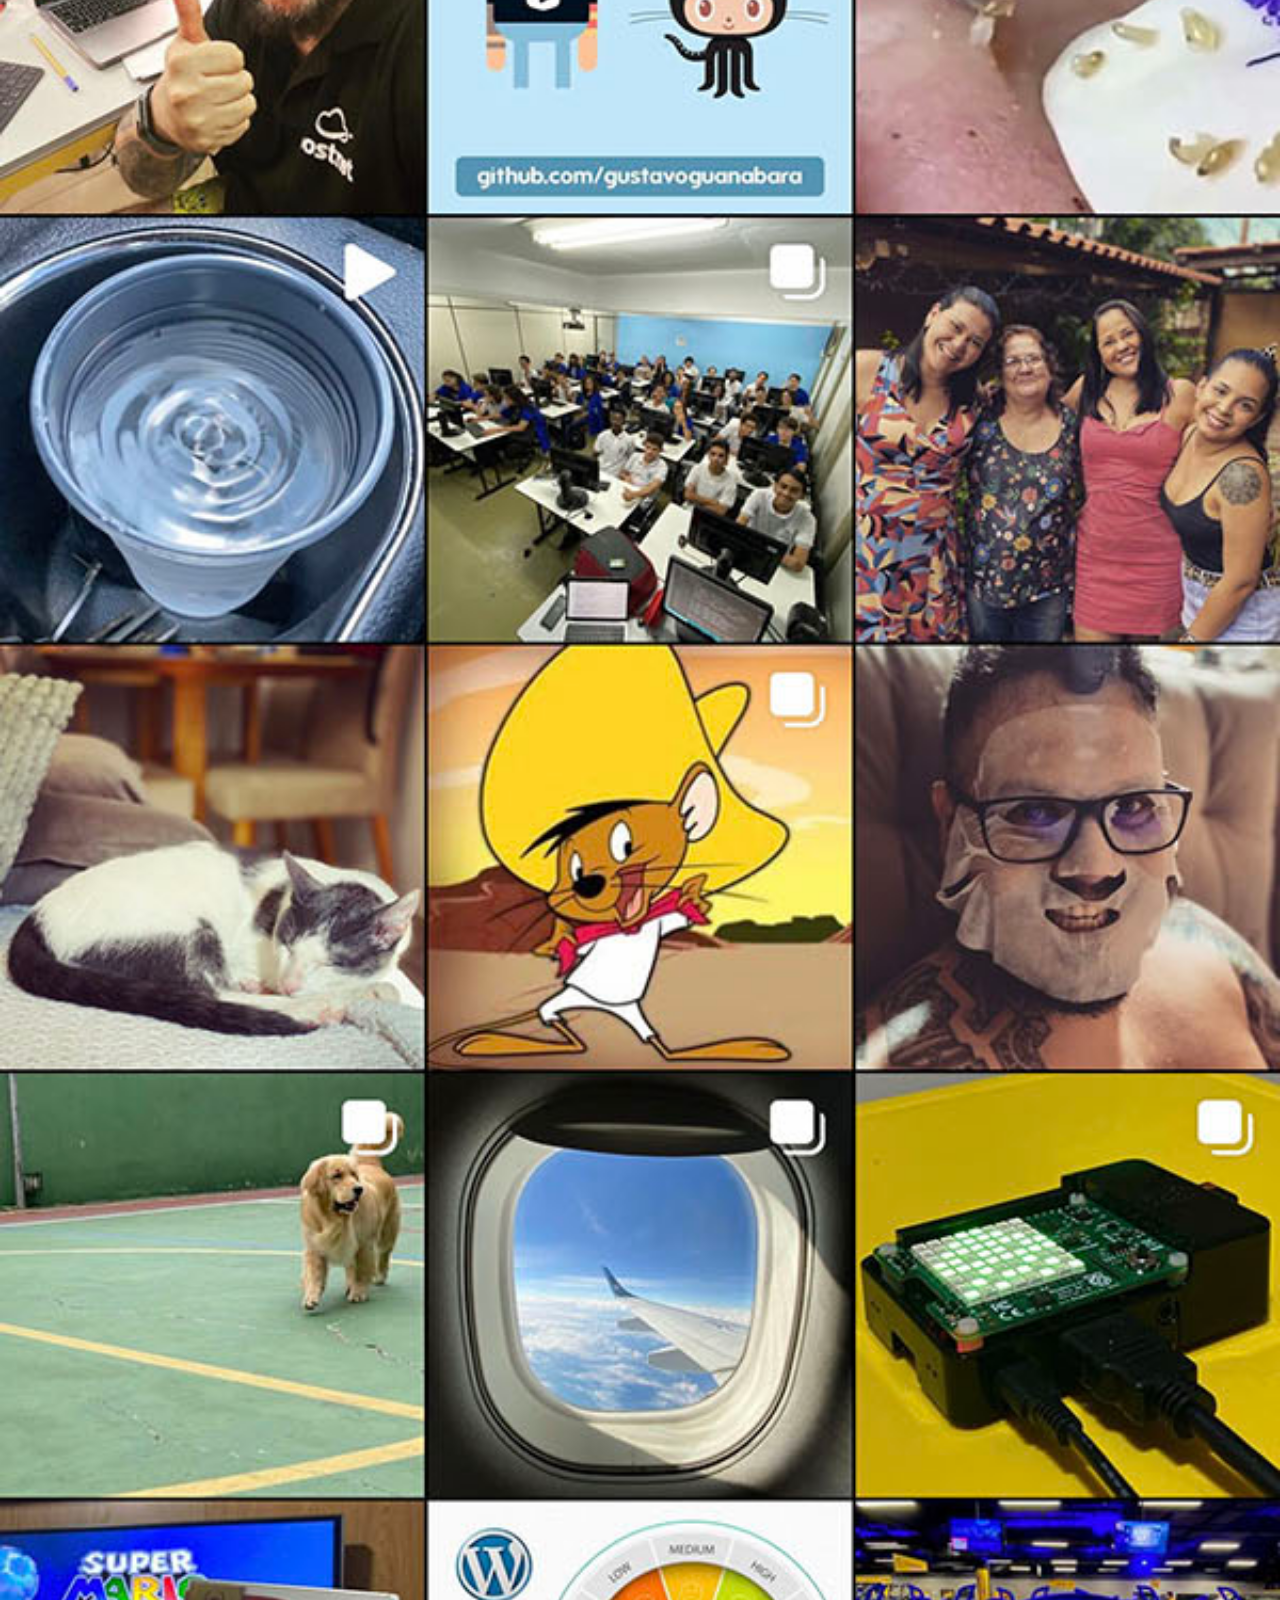
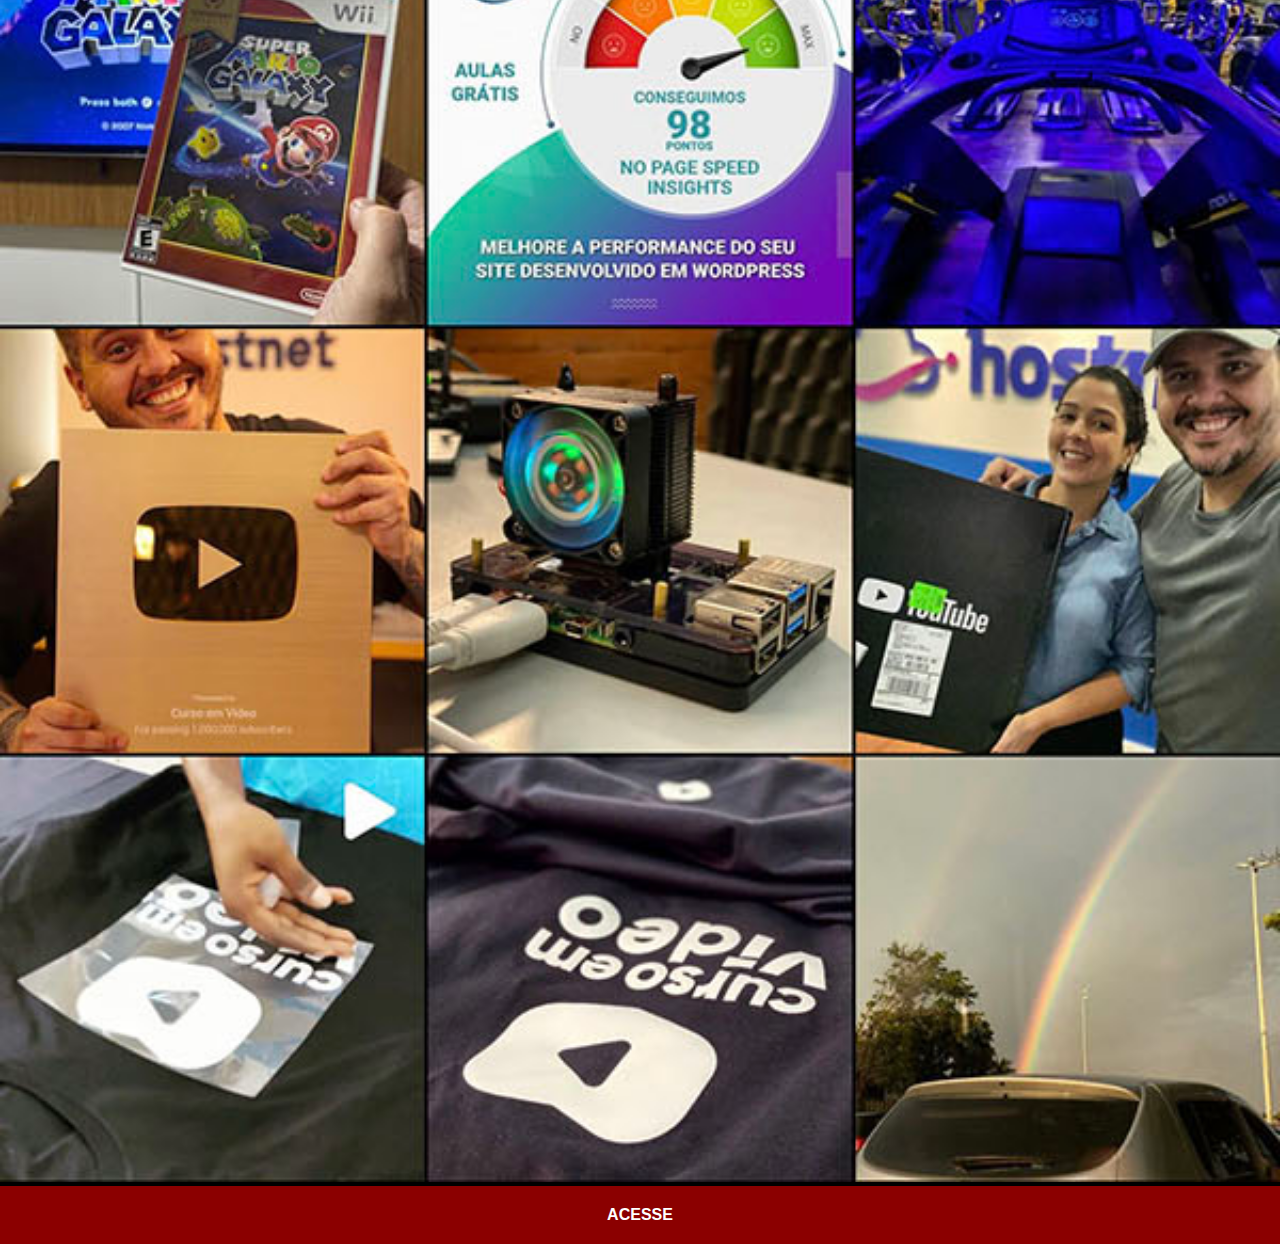
<file: instagram.html>
<!DOCTYPE html>
<html lang="pt-br">
<head>
    <meta charset="UTF-8">
    <meta name="viewport" content="width=device-width, initial-scale=1.0">
    <title>instagram</title>
    <style>
    * {
        margin: 0px;
        padding: 0px;
        font-family: Arial, Helvetica, sans-serif;
        background-color: black;
    }

    ::-webkit-scrollbar {
        width: 0px;
        height: 0px;
    }

    img {
        width: 100vw;
        padding-bottom: 0px;
    }

    a {
        display: block;
        background-color: darkred;
        color: white;
        padding: 20px;
        text-align: center;
        font-weight: bold;
        text-decoration: none;
    }

    a:hover {
        background-color: rgb(49, 16, 16);
    }
</style>
</head>
<body>
    <img src="imagens/tela-instagram.jpg" alt="tela-instagram">
    <a href="https://www.instagram.com/gustavoguanabara/" target="_blank">ACESSE</a>
</body>
</html>
</file>
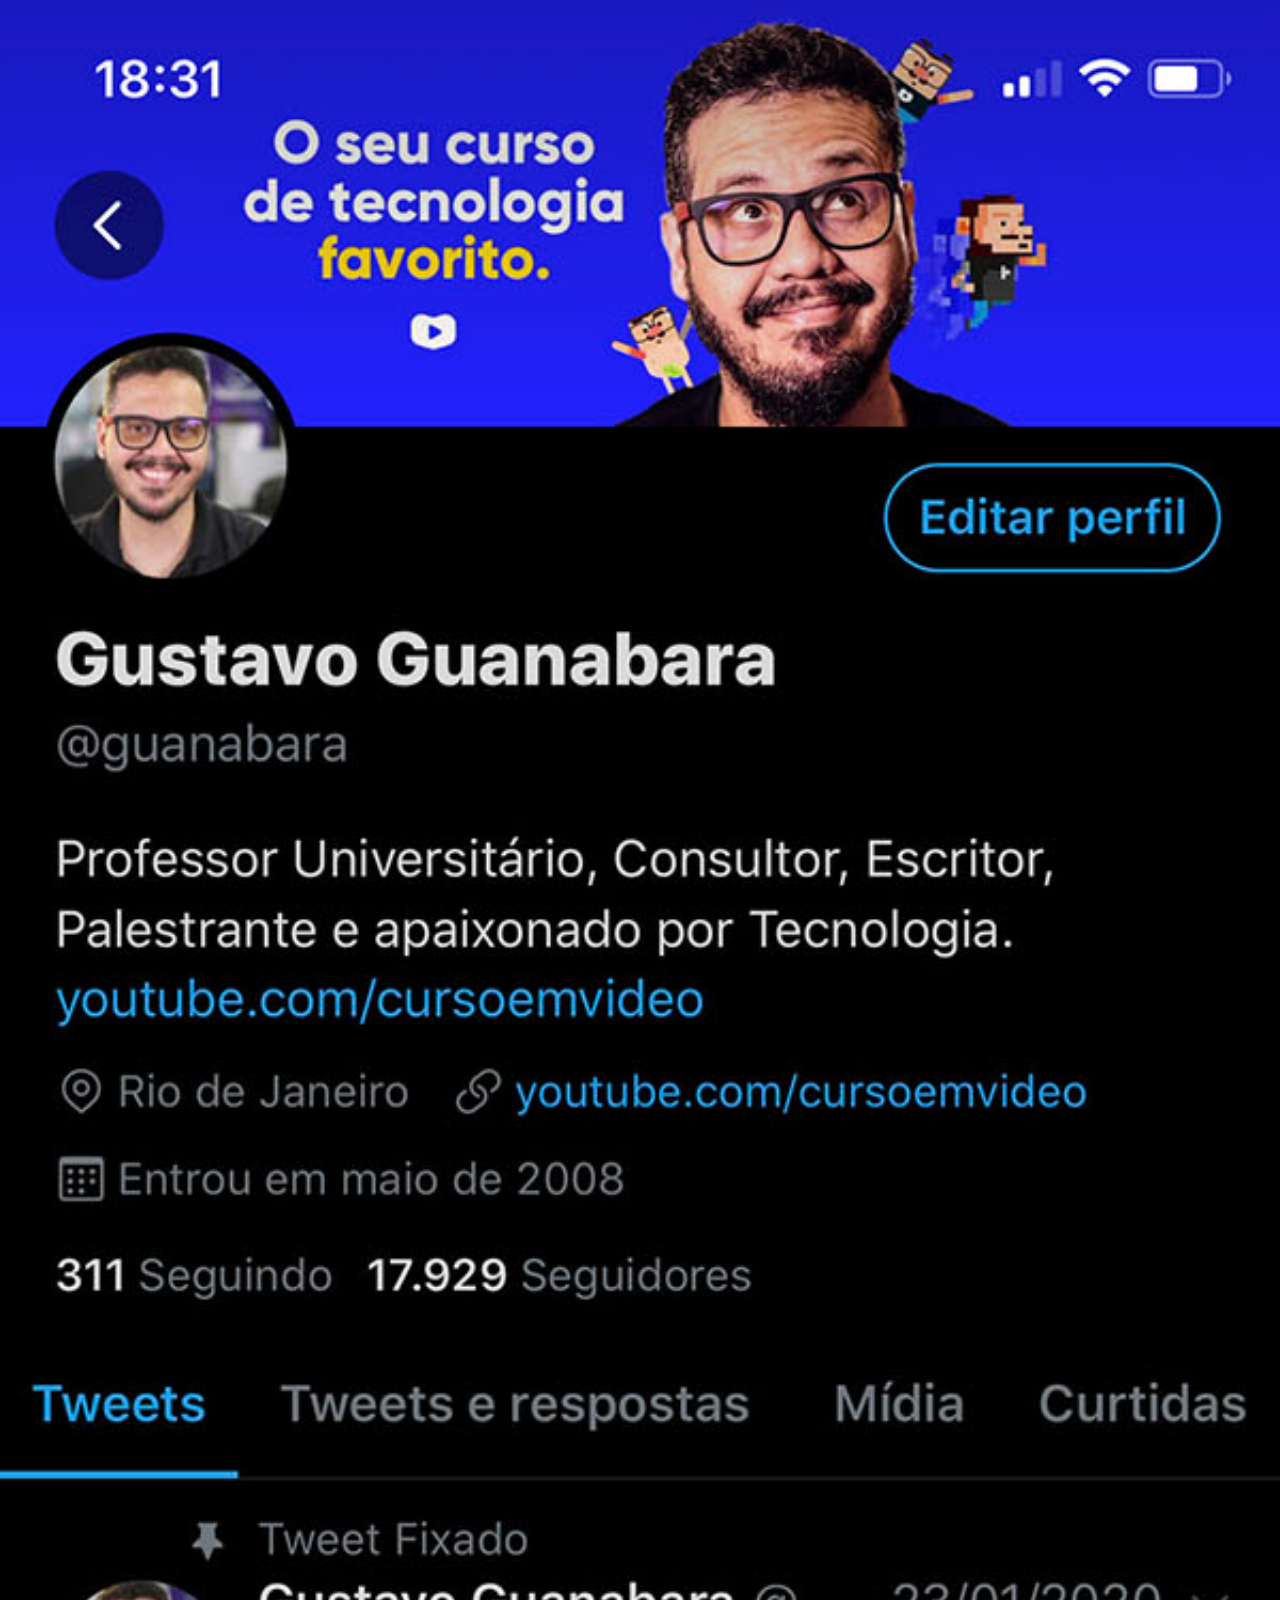
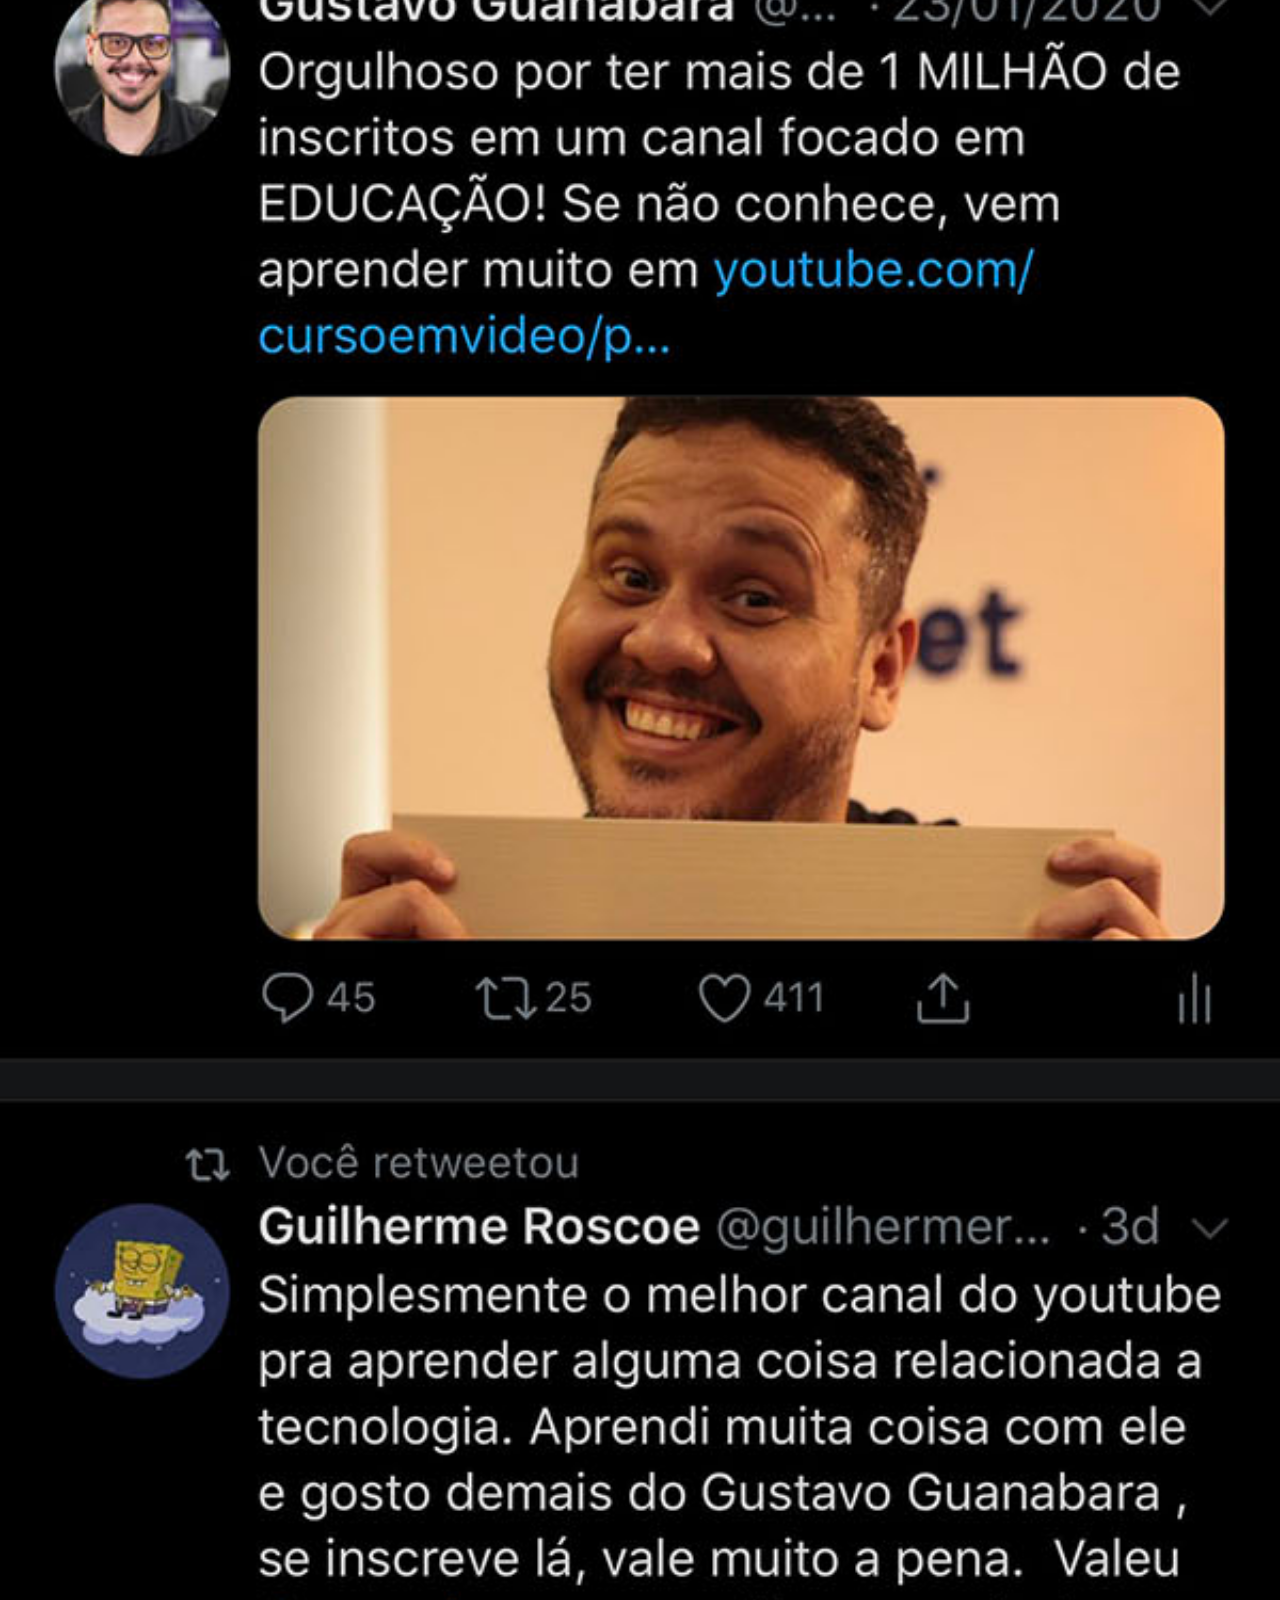
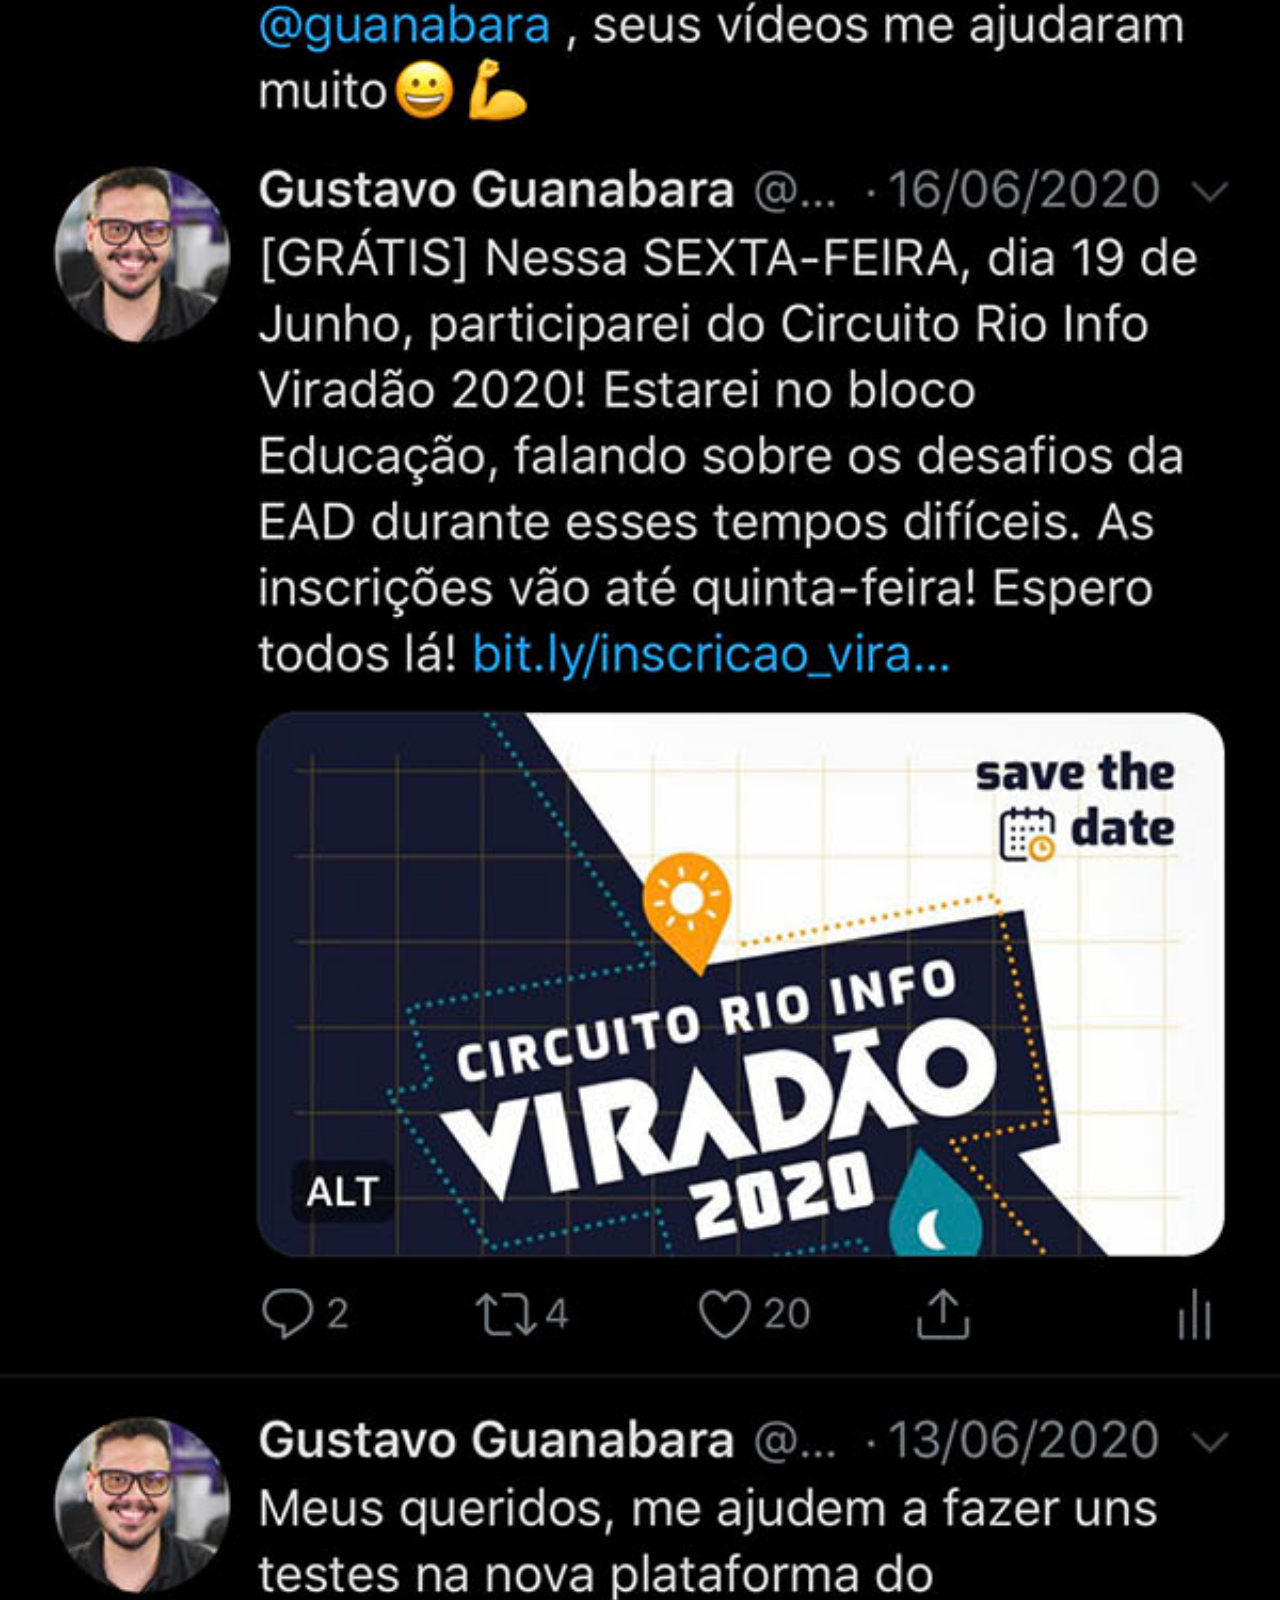
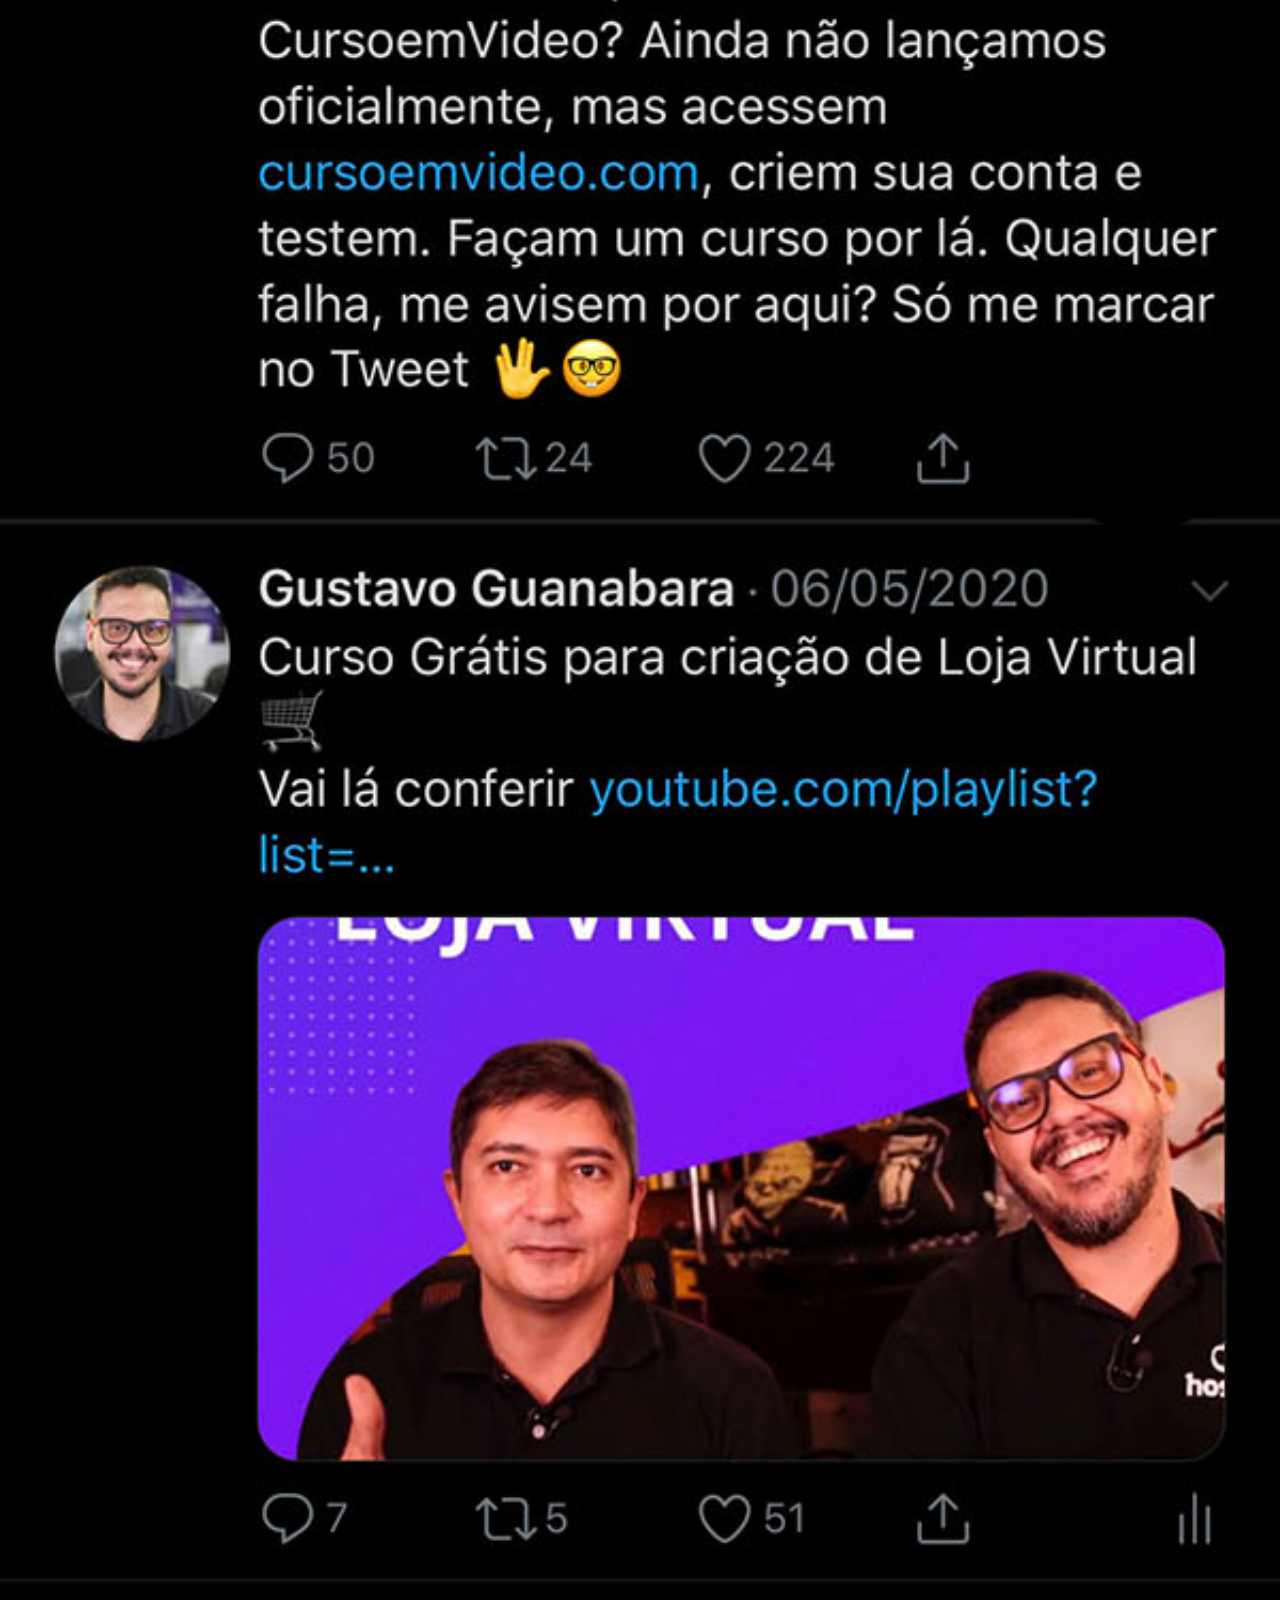
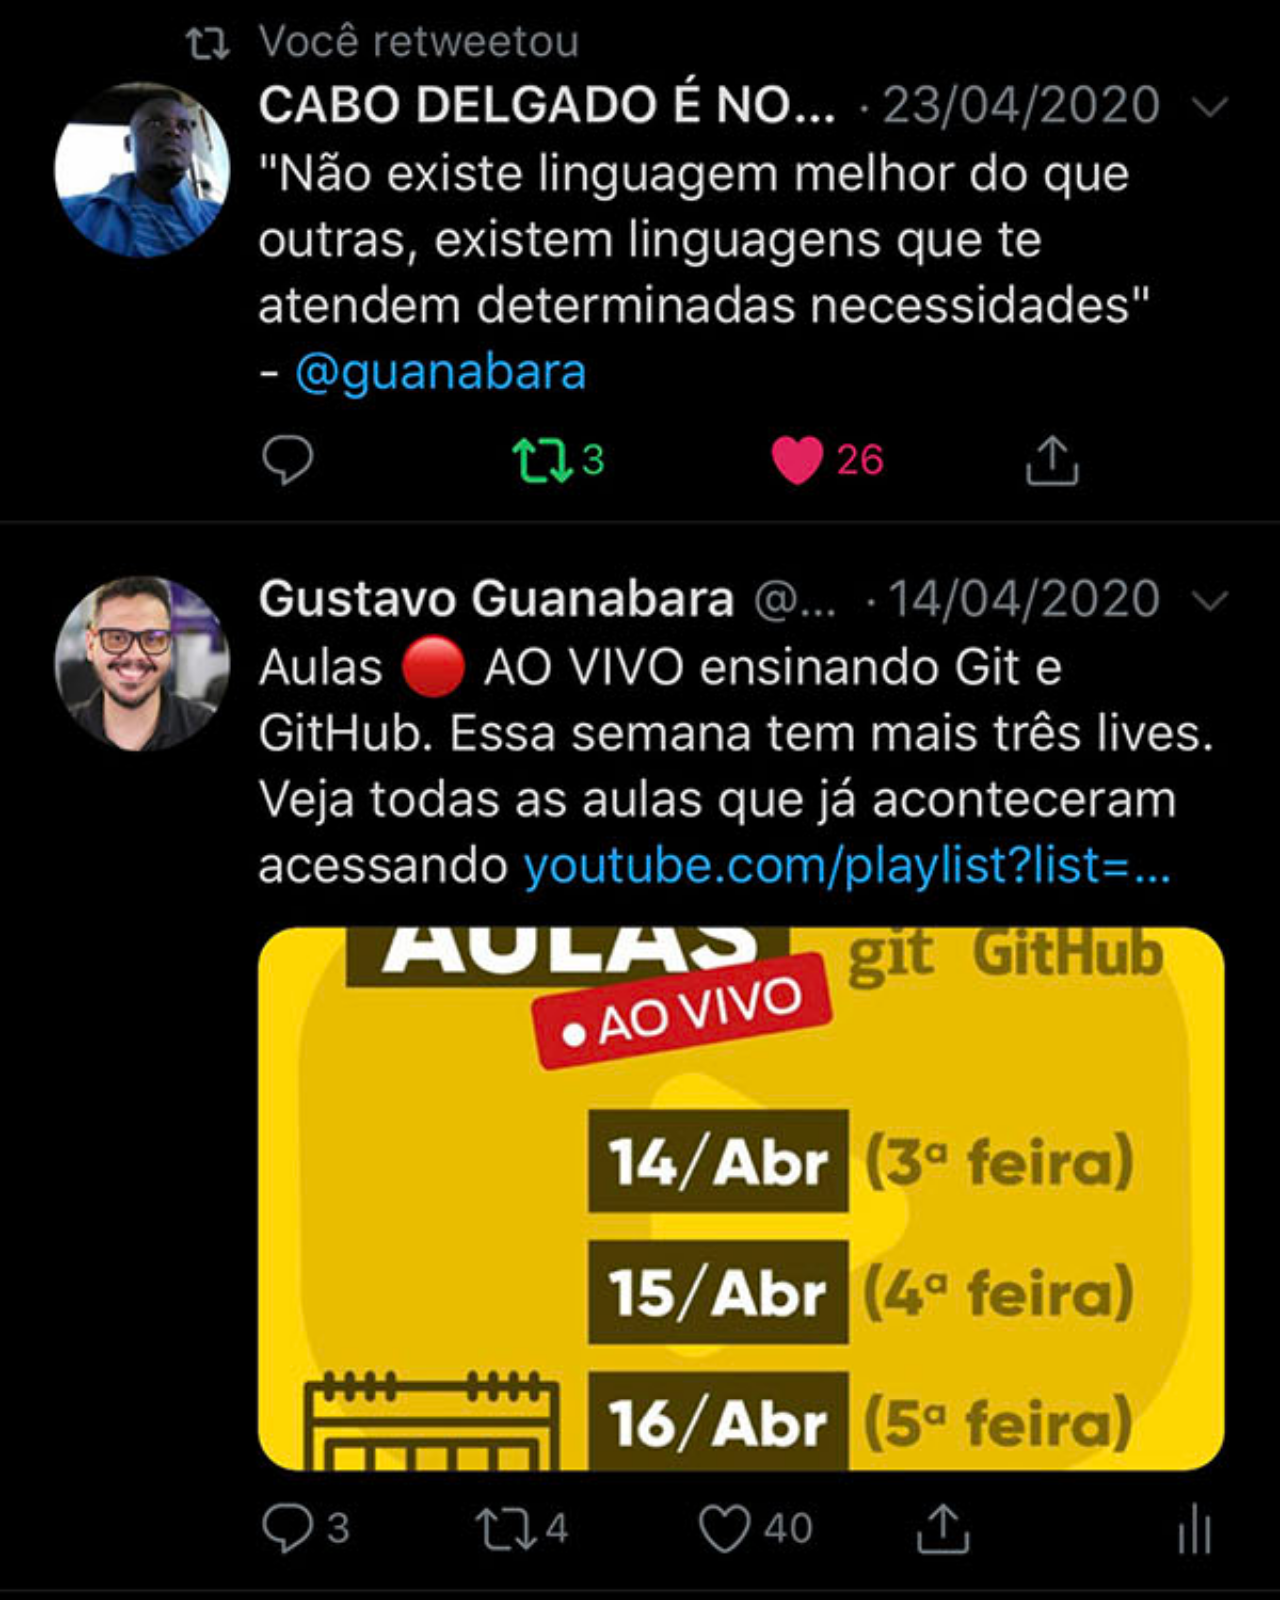
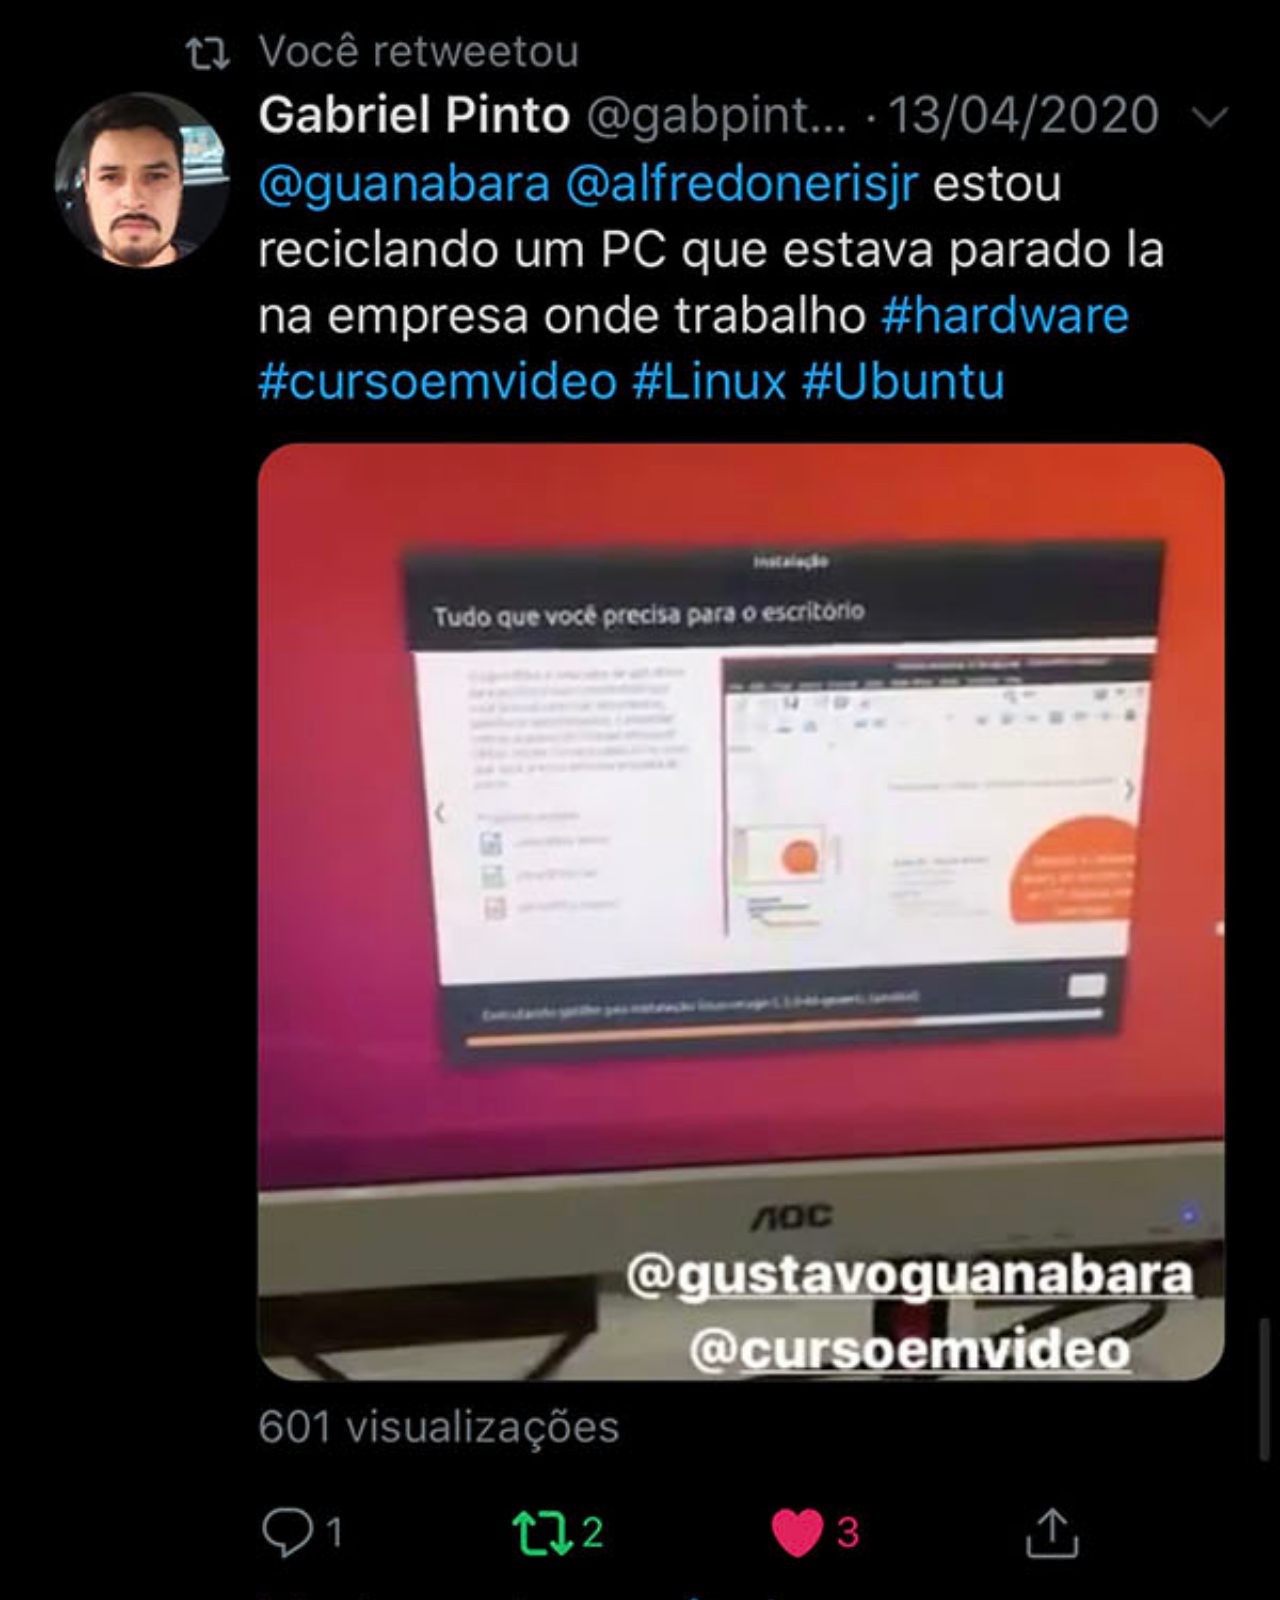
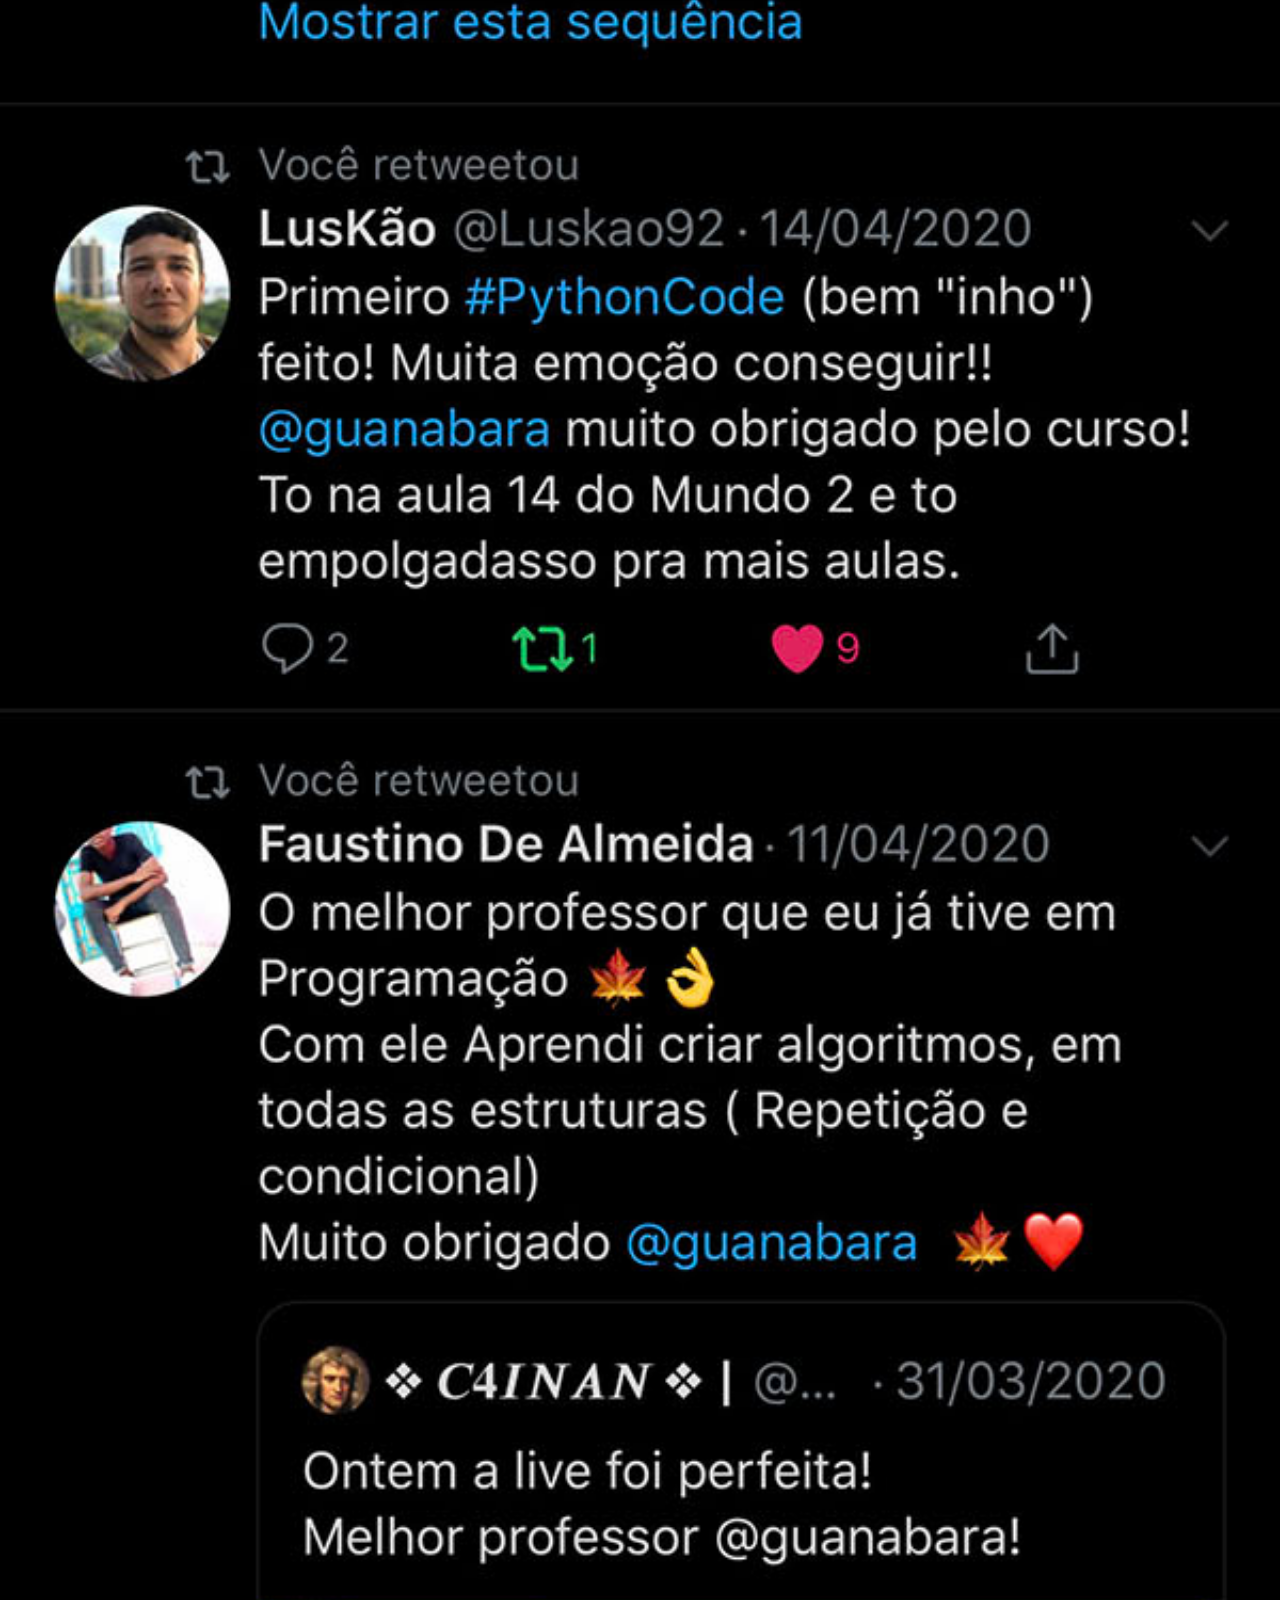
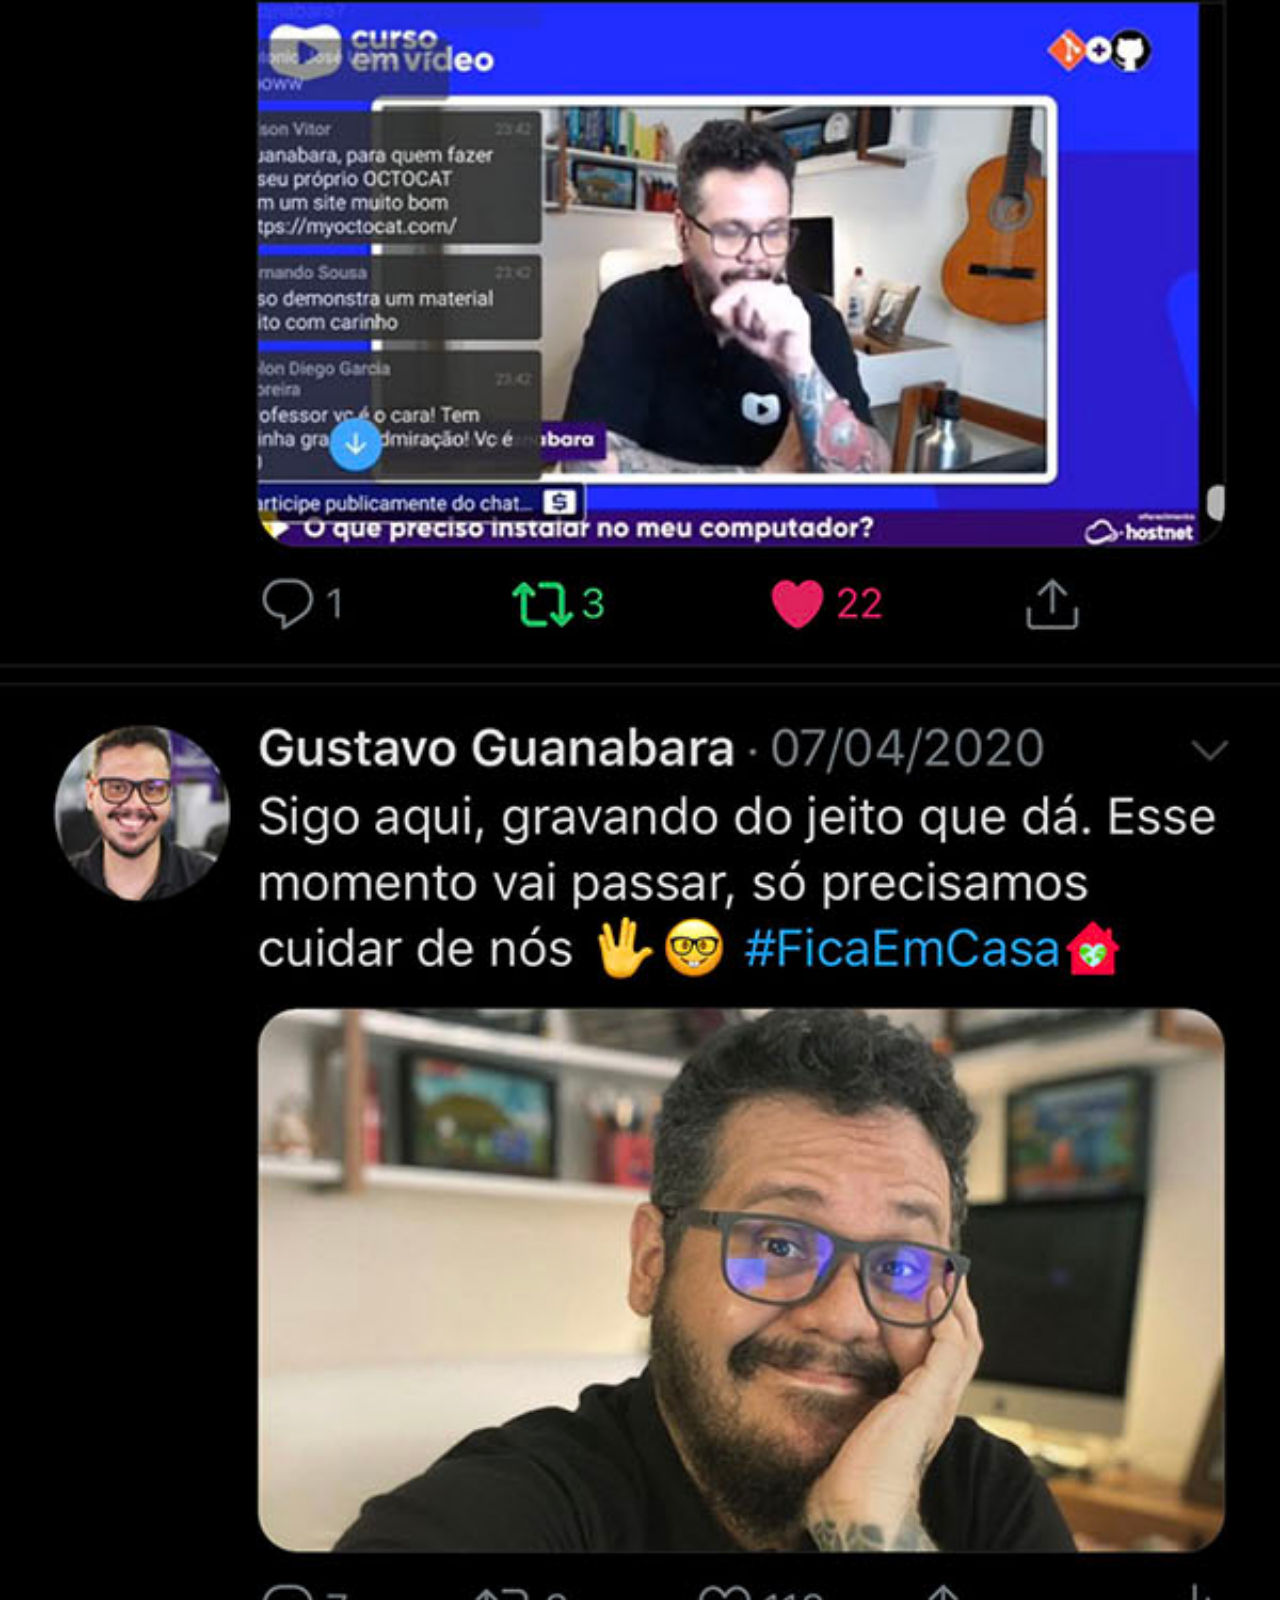
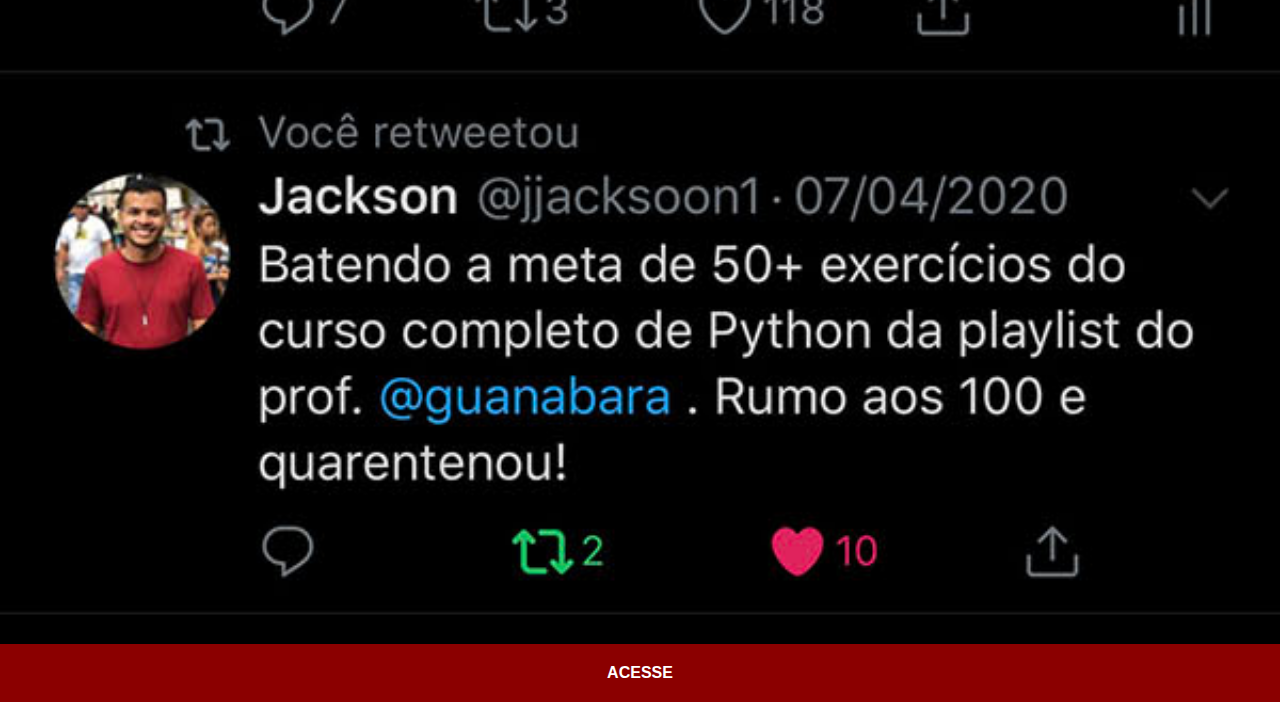
<file: twitter.html>
<!DOCTYPE html>
<html lang="pt-br">
<head>
    <meta charset="UTF-8">
    <meta name="viewport" content="width=device-width, initial-scale=1.0">
    <title>twitter</title>
    <style>
    * {
        margin: 0px;
        padding: 0px;
        font-family: Arial, Helvetica, sans-serif;
        background-color: black;
    }

    ::-webkit-scrollbar {
        width: 0px;
        height: 0px;
    }

    img {
        width: 100vw;
        padding-bottom: 0px;
    }

    a {
        display: block;
        background-color: darkred;
        color: white;
        padding: 20px;
        text-align: center;
        font-weight: bold;
        text-decoration: none;
    }

    a:hover {
        background-color: rgb(49, 16, 16);
    }
</style>
</head>
<body>
    <img src="imagens/tela-twitter.jpg" alt="tela-twitter">
    <a href="https://www.twitter.com/gustavoguanabara/" target="_blank">ACESSE</a>
</body>
</html>
</file>
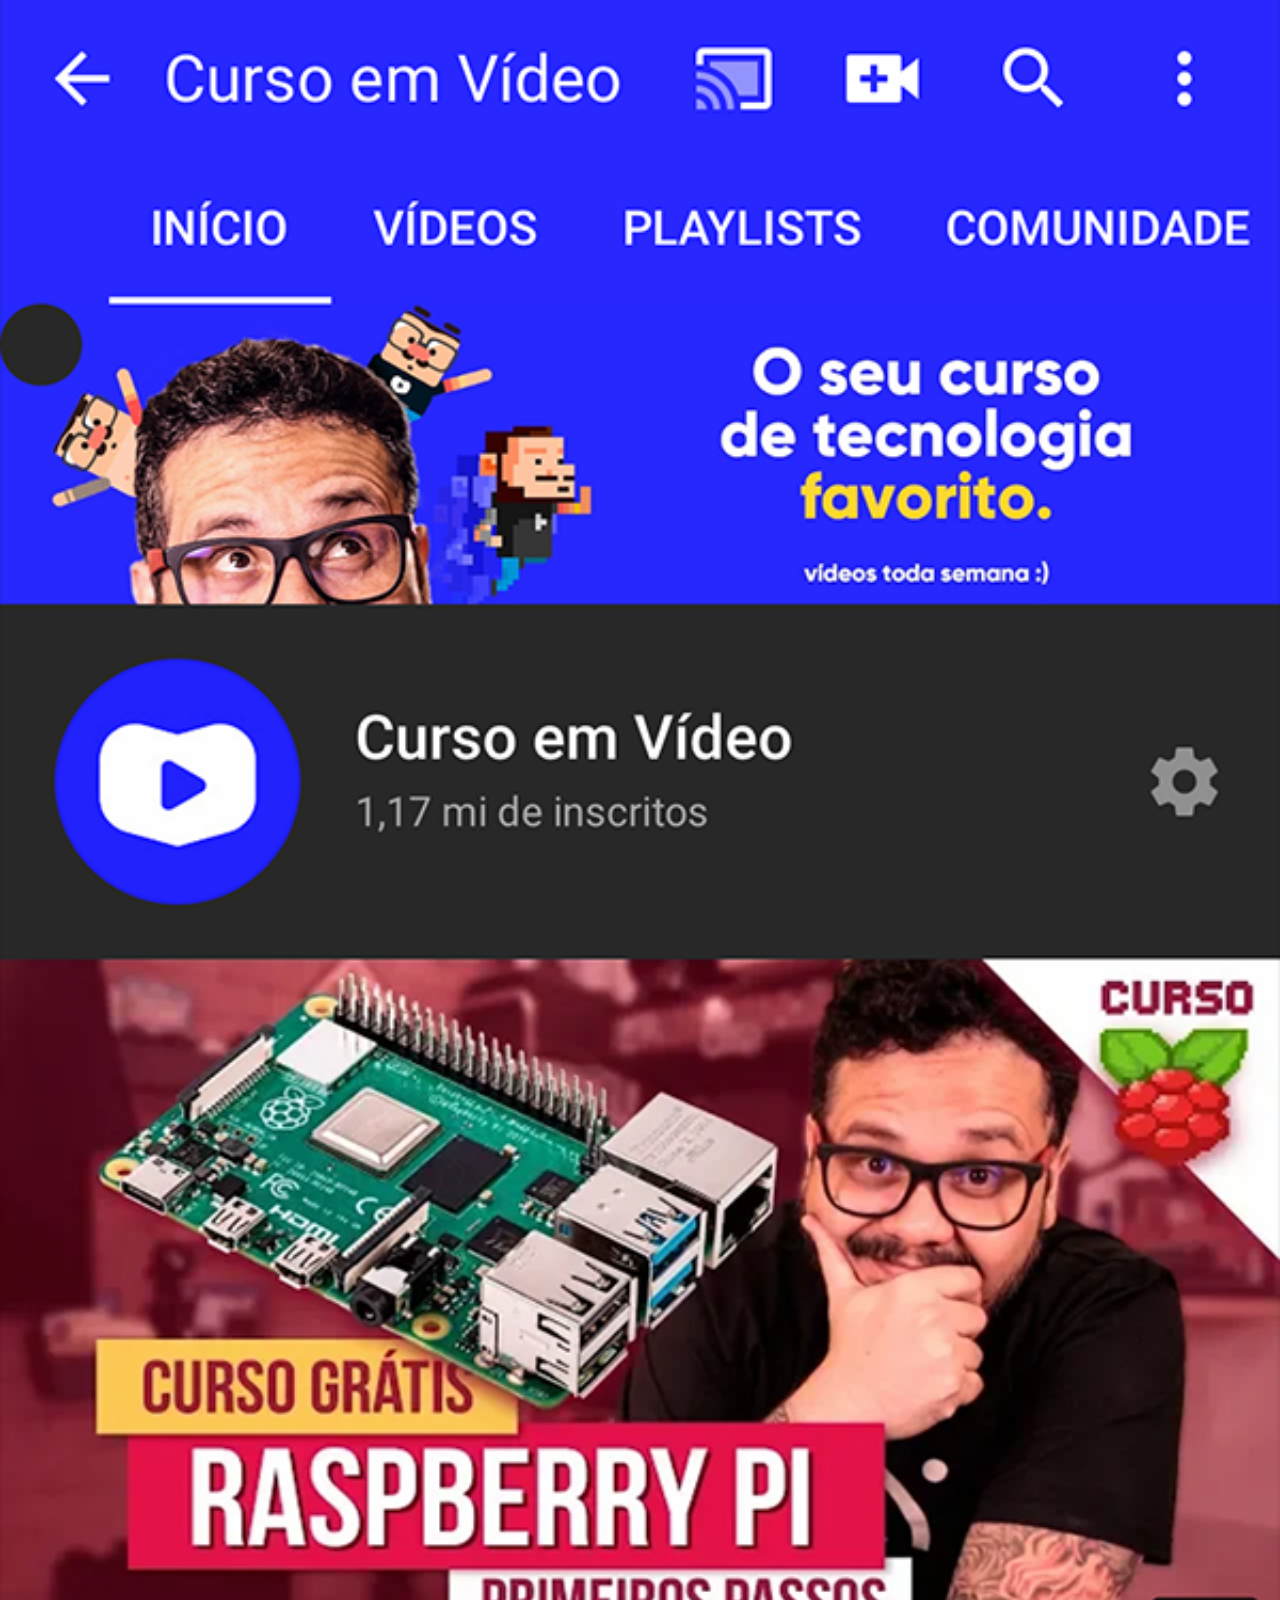
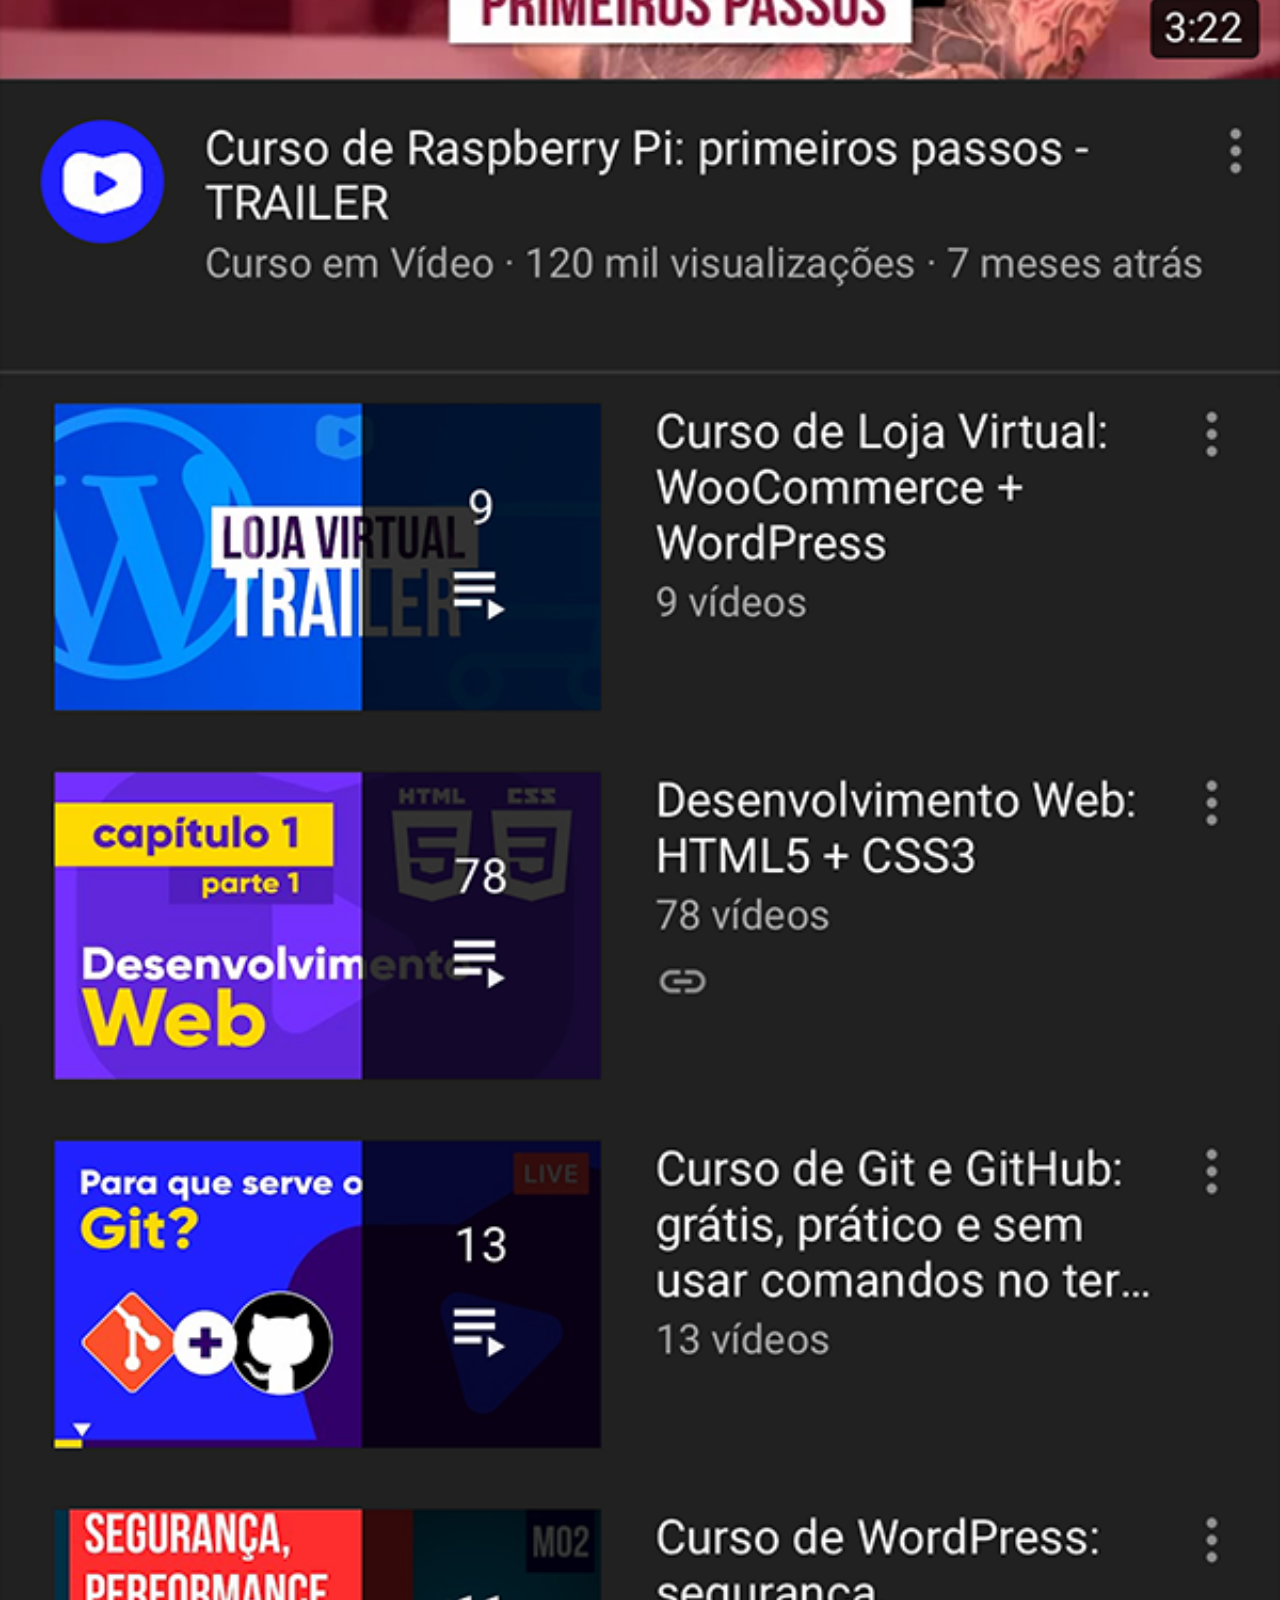
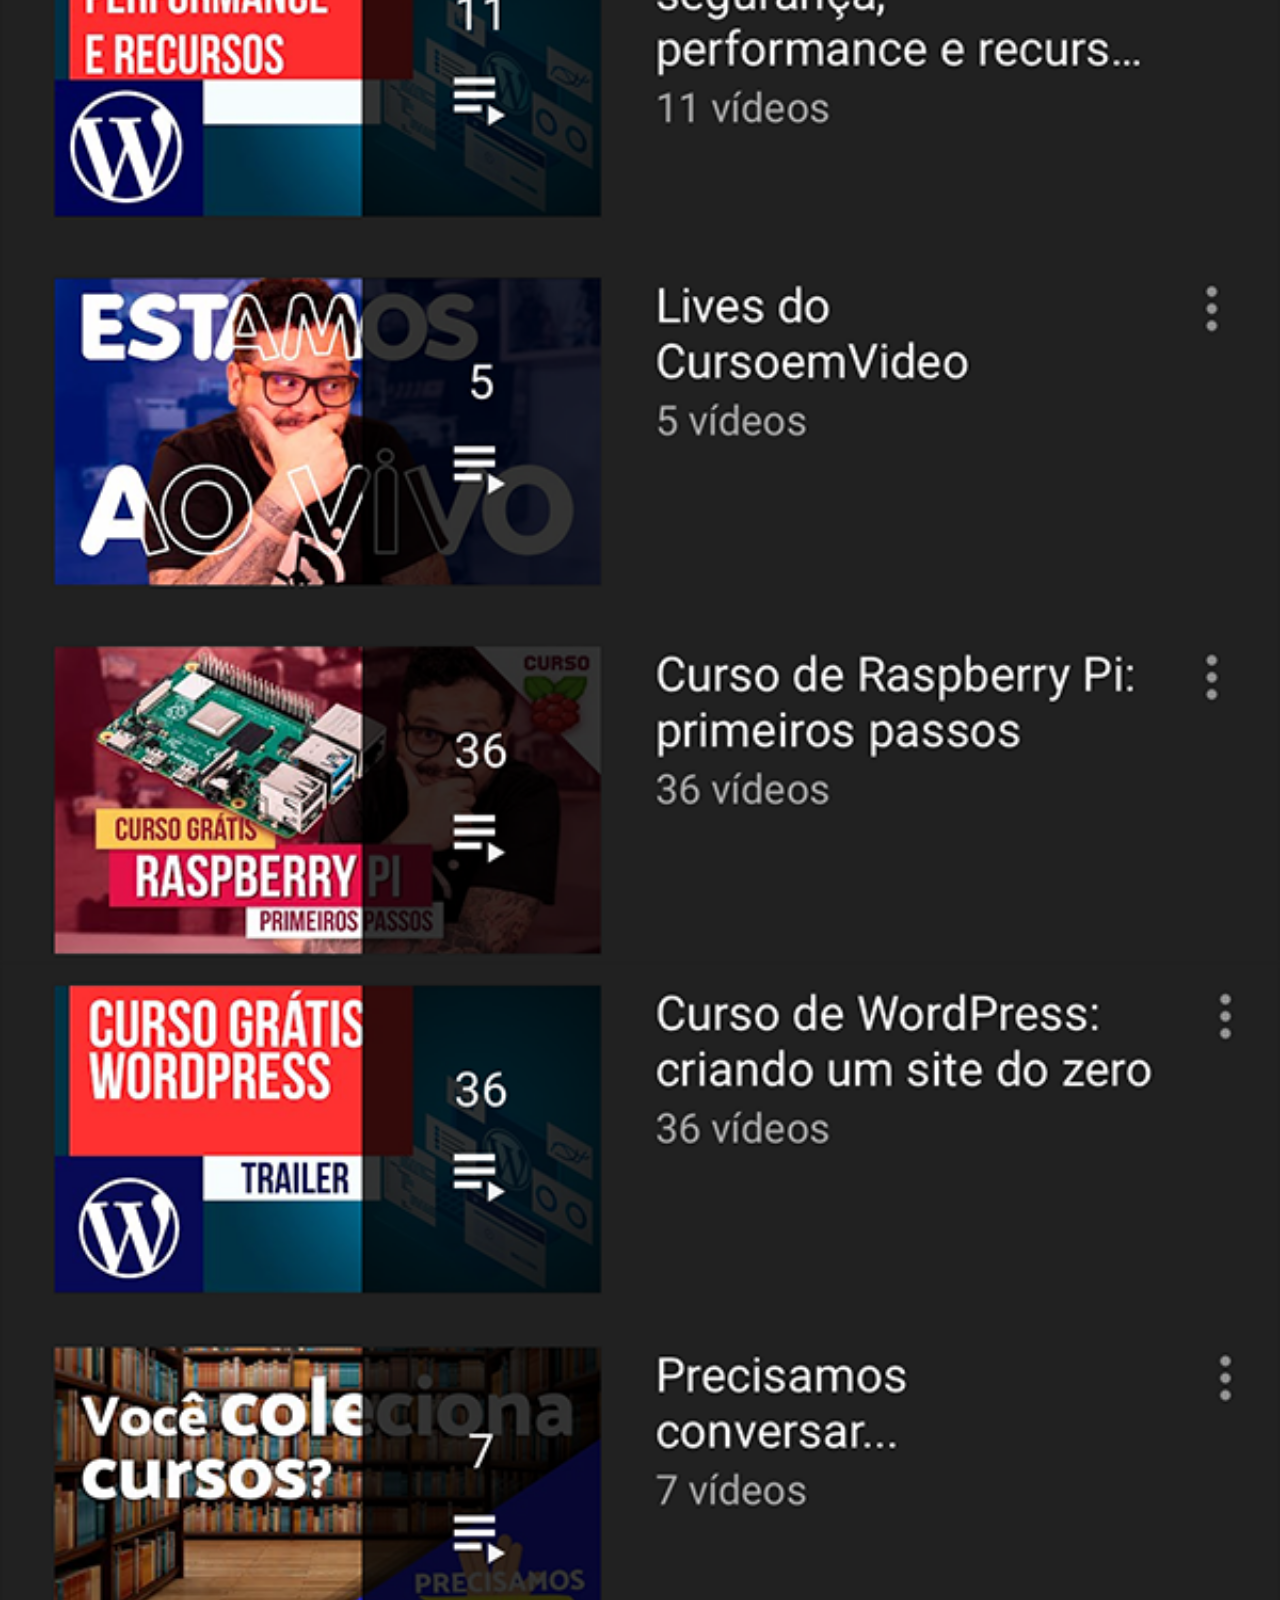
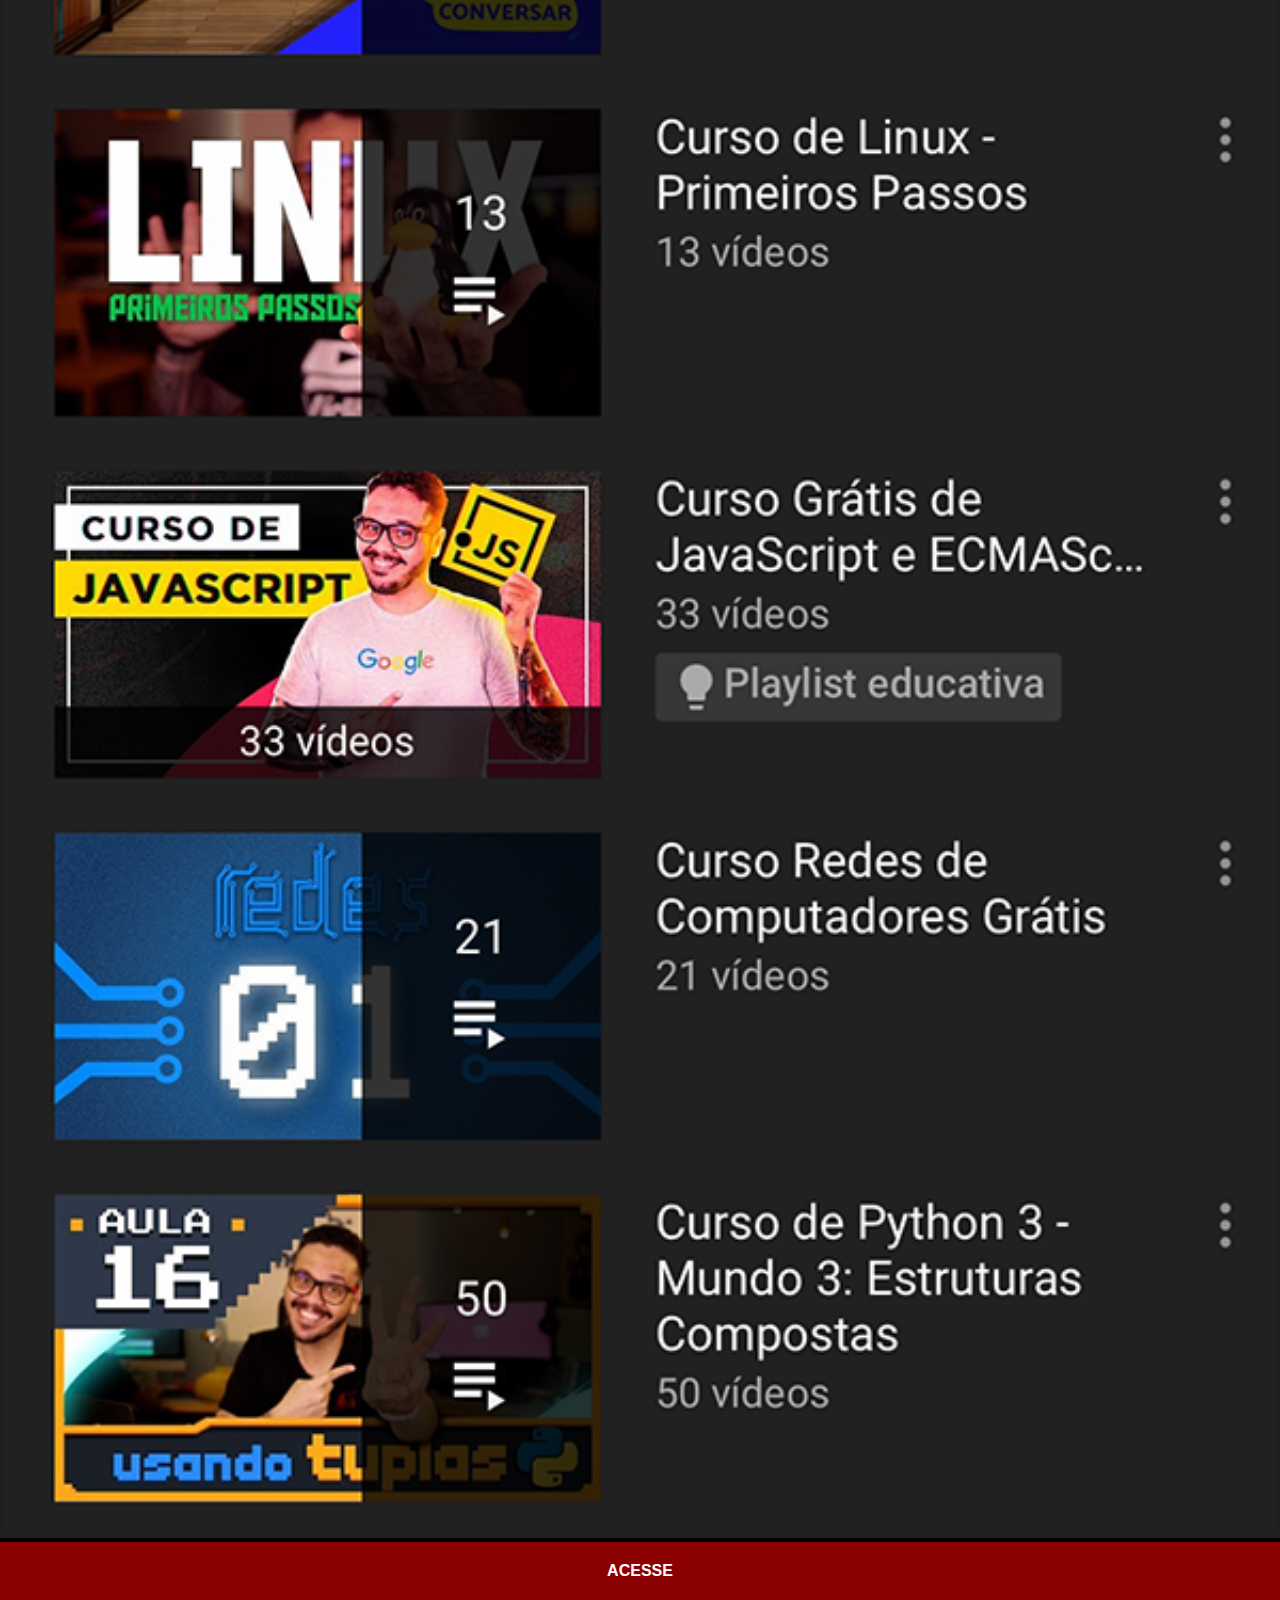
<file: youtube.html>
<!DOCTYPE html>
<html lang="pt-br">
<head>
    <meta charset="UTF-8">
    <meta name="viewport" content="width=device-width, initial-scale=1.0">
    <title>youtube</title>
    <style>
        * {
            margin: 0px;
            padding: 0px;
            font-family: Arial, Helvetica, sans-serif;
            background-color: black;
        }

        ::-webkit-scrollbar {
            width: 0px;
            height: 0px;
        }

        img {
            width: 100vw;
            padding-bottom: 0px;
        }

        a {
            display: block;
            background-color: darkred;
            color: white;
            padding: 20px;
            text-align: center;
            font-weight: bold;
            text-decoration: none;
        }

        a:hover {
            background-color: rgb(49, 16, 16);
        }
    </style>
</head>
<body>
    <img src="imagens/tela-youtube.png" alt="youtube">
    <a href="https://www.youtube.com/user/cursoemvideo/playlist" target="_blank">ACESSE</a>
</body>
</html>
</file>
<file: estilo/style.css>
@charset "UTF-8";

* {
    margin: 0px;
    padding: 0px;
    font-family: Arial, Helvetica, sans-serif;
}

html, body {
    height: 100vh;
    width: 100vw;
    background-color: black;
}

body {
    background: url(../imagens/fundo-madeira.jpg) no-repeat top center;
    background-size: cover;
    background-attachment: fixed;
}

main {
    height: 100vh;
    position: relative;
}

section#telefone {
    position: absolute;
    top: 50%;
    left: 50%;
    transform: translate(-50%, -50%);

    height: 627px;
    width: 311px;
    background: url(../imagens/frame-iphone.png) no-repeat;
}

iframe#tela {
    position: relative;
    top: 80px;
    left: 22px;
    width: 269px;
    height: 471px;
}

section#redes {
    text-align: right;
}
section#redes img {
    width: 50px;
    margin: 10px;
    border-radius: 50%;
    box-shadow: 2px 2px 5px rgba(0, 0, 0, 0.555);
    box-sizing: border-box;
}

section#redes img:hover {
    border: 2px solid rgba(255, 255, 255, 0.651);
    transform: translate(-3px, -3px);
    box-shadow: 5px 5px 10px rgba(0, 0, 0, 0.952);
    transition: transform .1s, border .1s;
}
</file>
